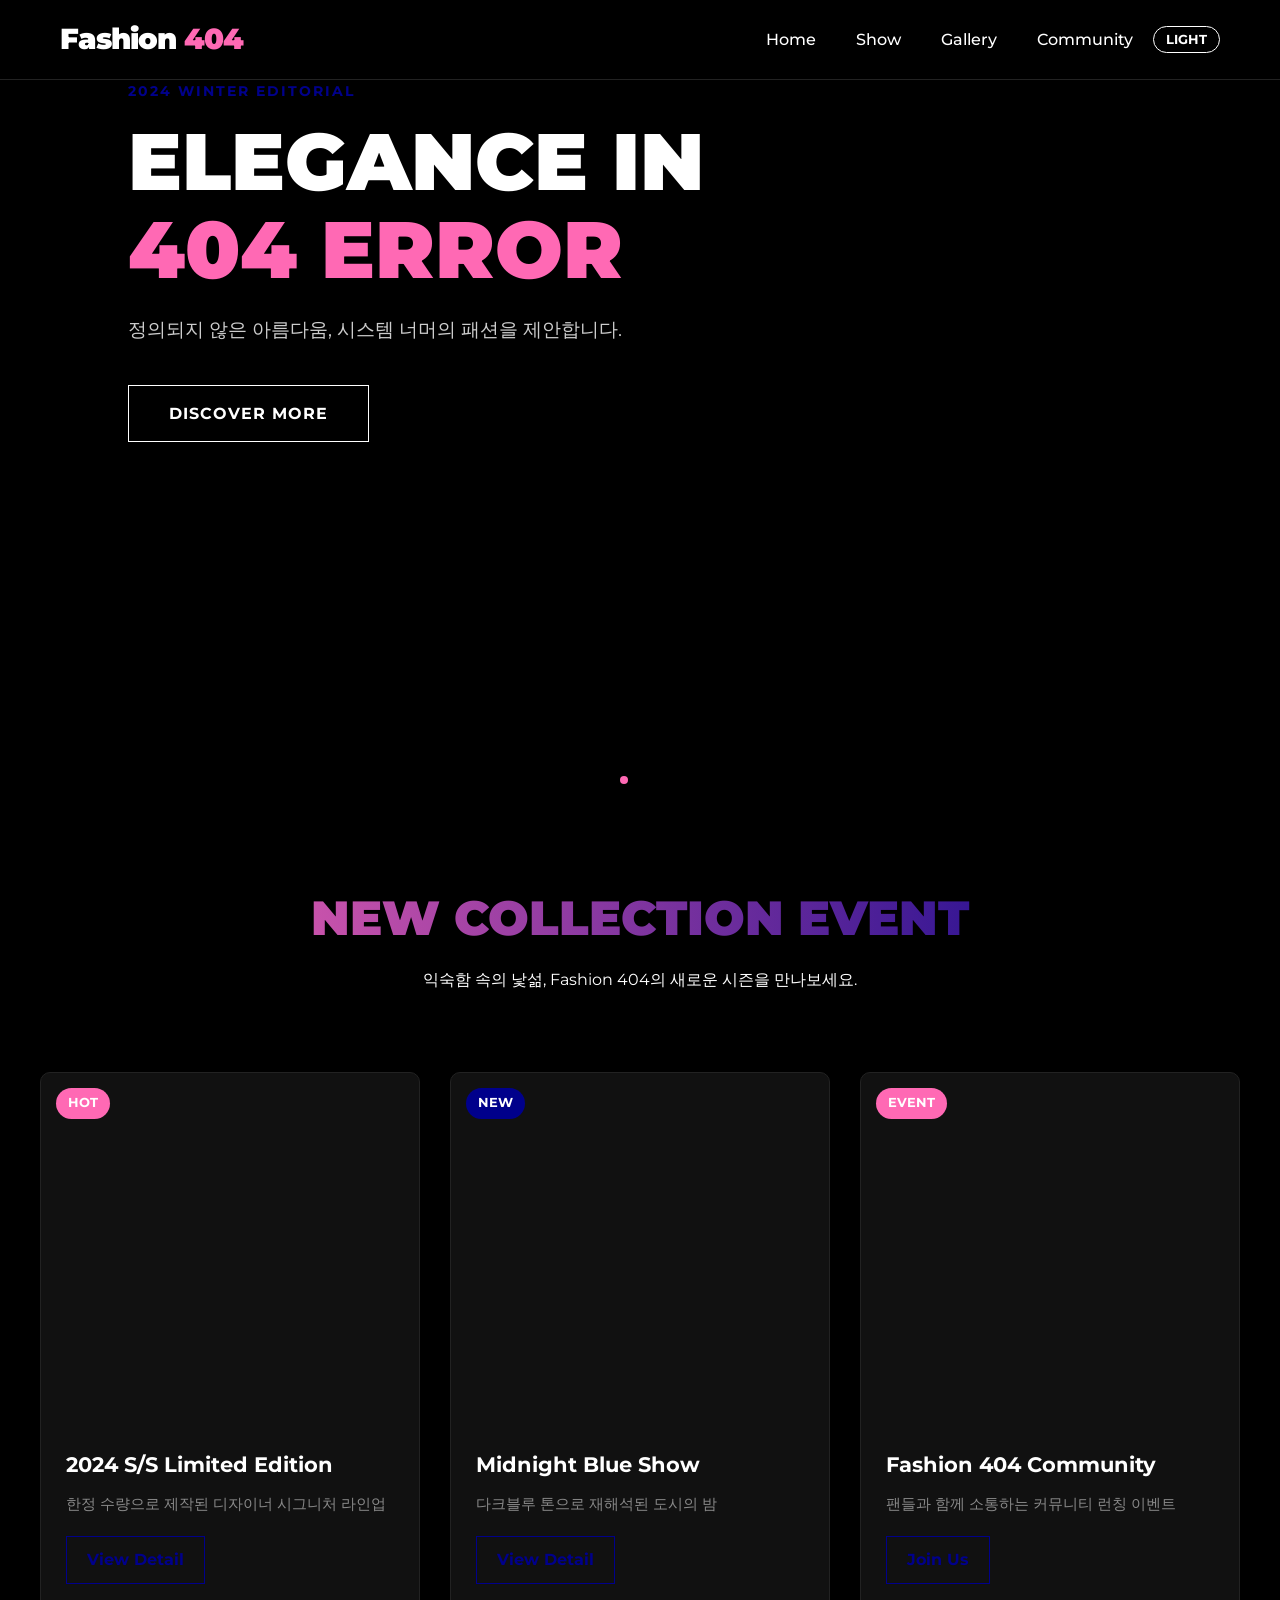
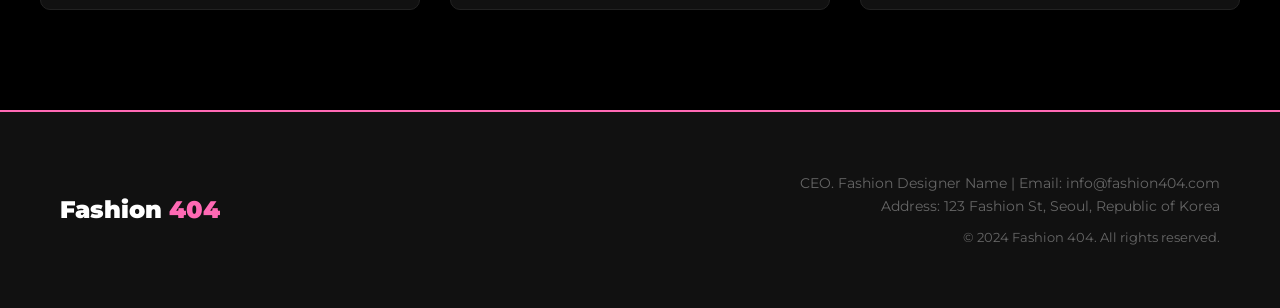
<file: index.html>
<!DOCTYPE html>
<html lang="ko">
<head>
    <meta charset="UTF-8">
    <meta name="viewport" content="width=device-width, initial-scale=1.0">
    <title>Fashion 404 | Designer Collection</title>
        <link rel="stylesheet" href="style.css">
    <!-- Swiper CSS -->
    <link rel="stylesheet" href="https://cdn.jsdelivr.net/npm/swiper@11/swiper-bundle.min.css" />
    <!-- 구글 폰트 적용 (Montserrat) -->

    <link href="https://fonts.googleapis.com/css2?family=Montserrat:wght@400;700;900&display=swap" rel="stylesheet">
</head>
<body>

    <!-- 1. 상단영역 -->
    <header>
        <div class="container header-inner">
            <h1 class="logo">Fashion <span>404</span></h1>
                        <nav style="display: flex; align-items: center;">
                <ul class="nav-menu">
                    <li><a href="#home">Home</a></li>
                    <li><a href="#show">Show</a></li>
                    <li><a href="#gallery">Gallery</a></li>
                    <li><a href="#community">Community</a></li>
                </ul>
                <button id="theme-toggle" class="theme-toggle" aria-label="Toggle Dark/Light Mode">
                    <span class="mode-text">LIGHT</span>
                </button>
            </nav>

        </div>
    </header>

        <!-- 2. 메인영역 -->
    <main>
        <!-- 메인 배너 슬라이더 -->
        <section class="main-banner swiper">
            <div class="swiper-wrapper">
                <div class="swiper-slide" style="background-image: linear-gradient(rgba(0,0,0,0.3), rgba(0,0,0,0.3)), url('https://picsum.photos/id/445/1920/1080');">
                    <div class="banner-content">
                        <span class="category blue">2024 WINTER EDITORIAL</span>
                        <h2>ELEGANCE IN <br><span>404 ERROR</span></h2>
                        <p>정의되지 않은 아름다움, 시스템 너머의 패션을 제안합니다.</p>
                        <a href="#" class="btn-shop">DISCOVER MORE</a>
                    </div>
                </div>
                <div class="swiper-slide" style="background-image: linear-gradient(rgba(0,0,0,0.3), rgba(0,0,0,0.3)), url('https://picsum.photos/id/625/1920/1080');">
                    <div class="banner-content">
                        <span class="category pink">NEW ARRIVAL</span>
                        <h2>NEON <br><span>PULSE</span></h2>
                        <p>어둠 속에서 더욱 빛나는 핫핑크의 강렬한 에너지.</p>
                        <a href="#" class="btn-shop">VIEW COLLECTION</a>
                    </div>
                </div>
                <div class="swiper-slide" style="background-image: linear-gradient(rgba(0,0,0,0.3), rgba(0,0,0,0.3)), url('https://picsum.photos/id/658/1920/1080');">
                    <div class="banner-content">
                        <span class="category blue">EXCLUSIVE</span>
                        <h2>URBAN <br><span>REDEFINED</span></h2>
                        <p>도심의 소음을 실루엣으로 승화시킨 다크블루 시리즈.</p>
                        <a href="#" class="btn-shop">GET TICKETS</a>
                    </div>
                </div>
            </div>
            <!-- 페이지네이션 -->
            <div class="swiper-pagination"></div>
        </section>

        <section class="hero">

            <div class="container">
                <h2>NEW COLLECTION EVENT</h2>
                <p>익숙함 속의 낯섦, Fashion 404의 새로운 시즌을 만나보세요.</p>
            </div>
        </section>

        <section class="event-section container">
            <div class="card-grid">
                <!-- 카드 1 -->
                <div class="card">
                    <div class="card-img" style="background-image: url('https://picsum.photos/id/157/800/1000');">
                        <div class="badge pink">HOT</div>
                    </div>
                    <div class="card-content">
                        <h3>2024 S/S Limited Edition</h3>
                        <p>한정 수량으로 제작된 디자이너 시그니처 라인업</p>
                        <a href="#" class="btn-more">View Detail</a>
                    </div>
                </div>
                <!-- 카드 2 -->
                <div class="card">
                    <div class="card-img" style="background-image: url('https://picsum.photos/id/158/800/1000');">
                        <div class="badge blue">NEW</div>
                    </div>
                    <div class="card-content">
                        <h3>Midnight Blue Show</h3>
                        <p>다크블루 톤으로 재해석된 도시의 밤</p>
                        <a href="#" class="btn-more">View Detail</a>
                    </div>
                </div>
                <!-- 카드 3 -->
                <div class="card">
                    <div class="card-img" style="background-image: url('https://picsum.photos/id/454/800/1000');">
                        <div class="badge pink">EVENT</div>
                    </div>
                    <div class="card-content">
                        <h3>Fashion 404 Community</h3>
                        <p>팬들과 함께 소통하는 커뮤니티 런칭 이벤트</p>
                        <a href="#" class="btn-more">Join Us</a>
                    </div>
                </div>
            </div>
        </section>
    </main>

    <!-- 3. 하단영역 -->
    <footer>
        <div class="container footer-inner">
            <div class="footer-logo">Fashion <span>404</span></div>
            <div class="footer-info">
                <p>CEO. Fashion Designer Name | Email: info@fashion404.com</p>
                <p>Address: 123 Fashion St, Seoul, Republic of Korea</p>
                <p class="copyright">&copy; 2024 Fashion 404. All rights reserved.</p>
            </div>
        </div>
    </footer>

        <!-- Swiper JS -->
    <script src="https://cdn.jsdelivr.net/npm/swiper@11/swiper-bundle.min.js"></script>
    <script>
        // 다크모드/라이트모드 토글 기능
        const themeToggle = document.getElementById('theme-toggle');
        const modeText = themeToggle.querySelector('.mode-text');
        const body = document.body;

        // 로컬 스토리지에서 이전 설정 불러오기
        const currentTheme = localStorage.getItem('theme');
        if (currentTheme === 'light') {
            body.classList.add('light-mode');
            modeText.textContent = 'DARK';
        }

        themeToggle.addEventListener('click', () => {
            body.classList.toggle('light-mode');
            
            let theme = 'dark';
            if (body.classList.contains('light-mode')) {
                theme = 'light';
                modeText.textContent = 'DARK';
            } else {
                modeText.textContent = 'LIGHT';
            }
            // 사용자 설정 저장
            localStorage.setItem('theme', theme);
        });

        const swiper = new Swiper('.main-banner', {

            loop: true,
            speed: 1000,
            autoplay: {
                delay: 3000,
                disableOnInteraction: true, // 사용자 조작 시 멈춤
            },
            pagination: {
                el: '.swiper-pagination',
                clickable: true,
            },
            on: {
                // 사용자가 터치/스와이프를 끝냈을 때 실행
                touchEnd: function() {
                    const self = this;
                    // 5초 후 다시 자동재생 시작 (이미 실행 중이지 않을 때만)
                    setTimeout(() => {
                        if (!self.autoplay.running) {
                            self.autoplay.start();
                        }
                    }, 5000);
                }
            }
        });
    </script>
</body>

</html>
</file>
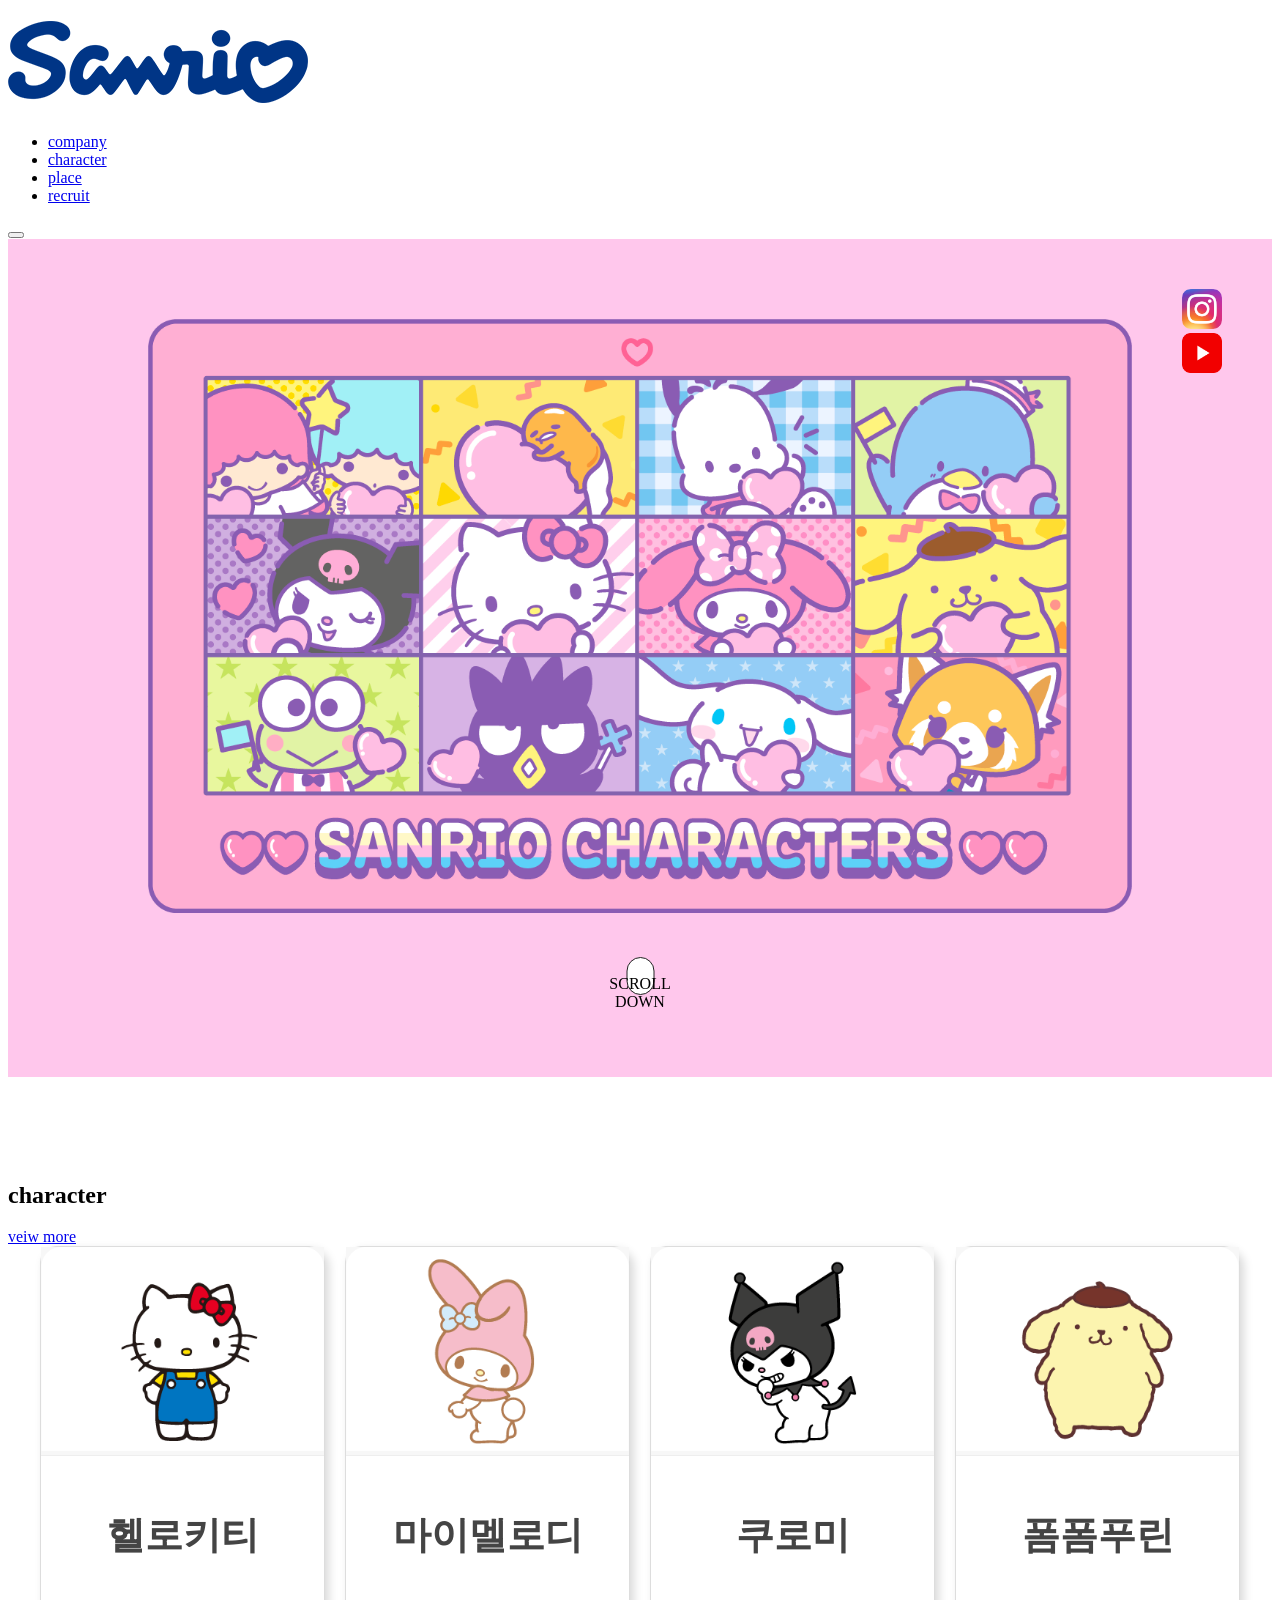
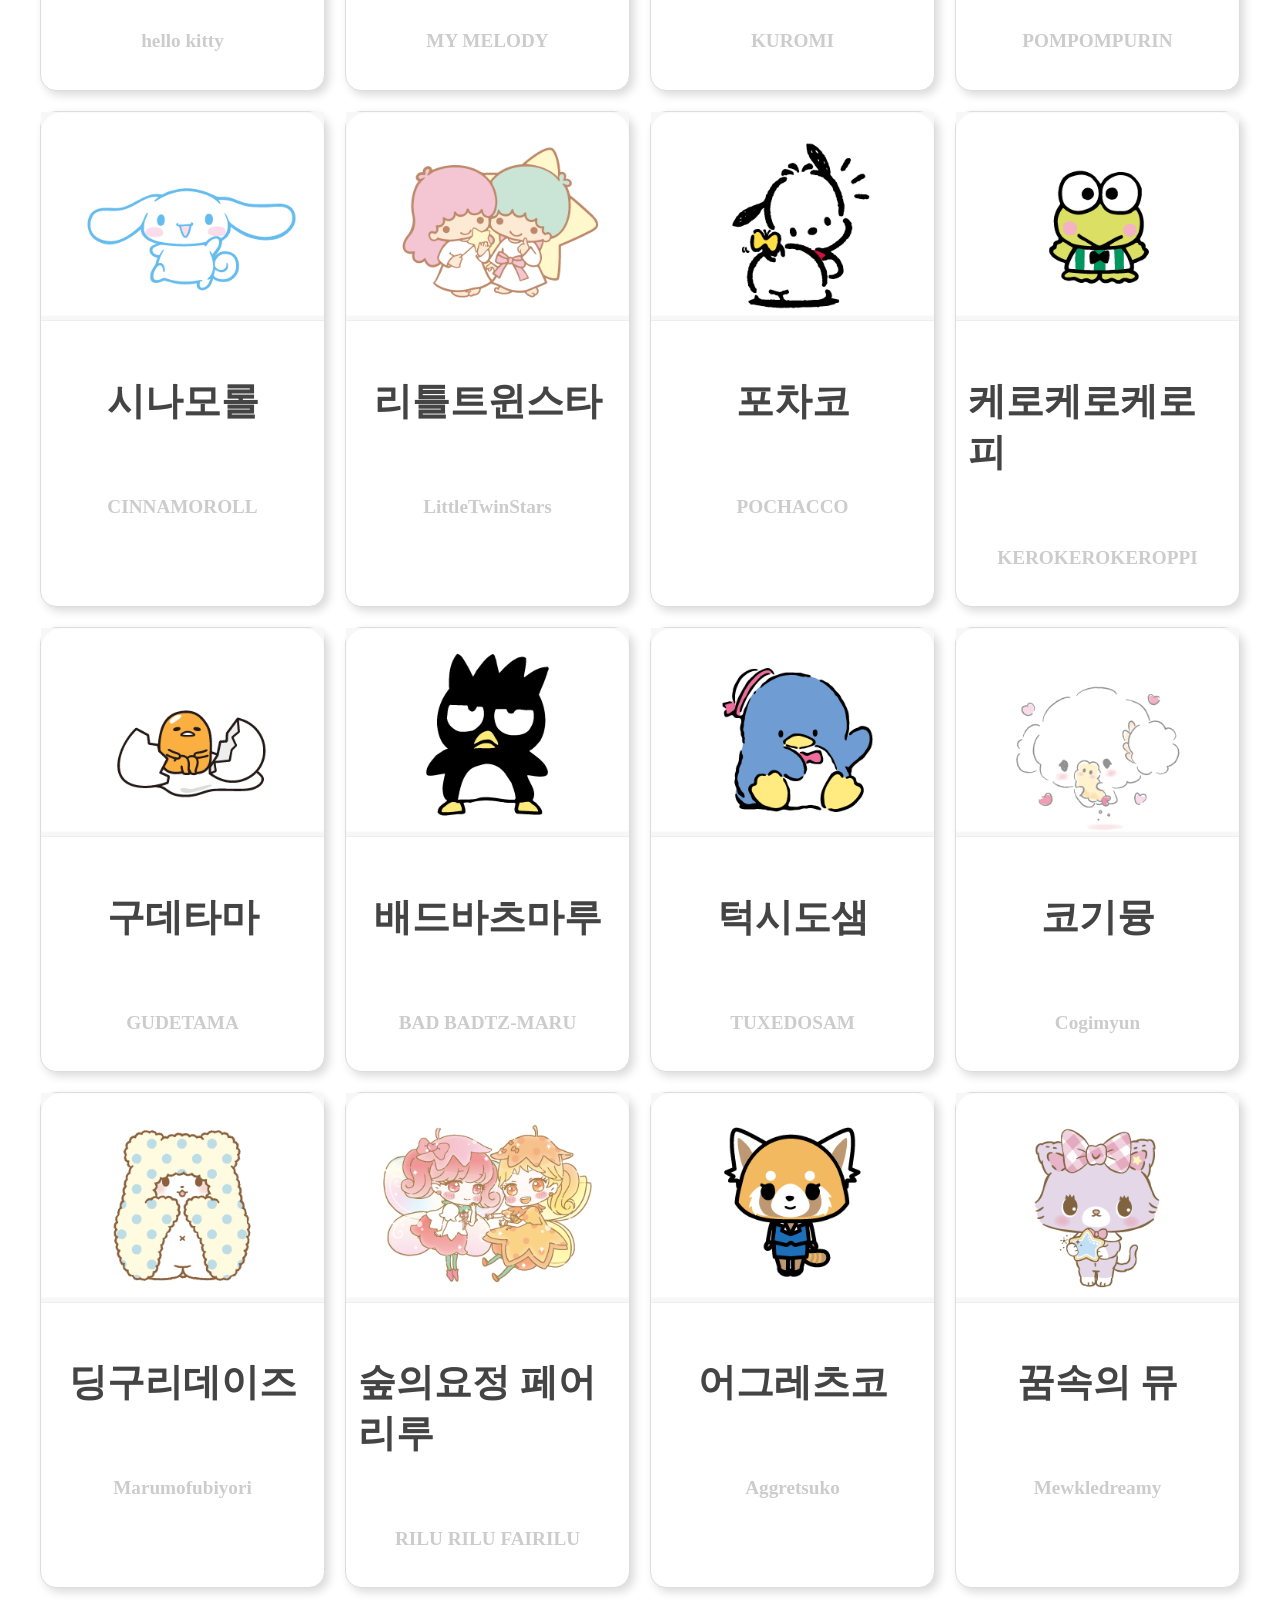
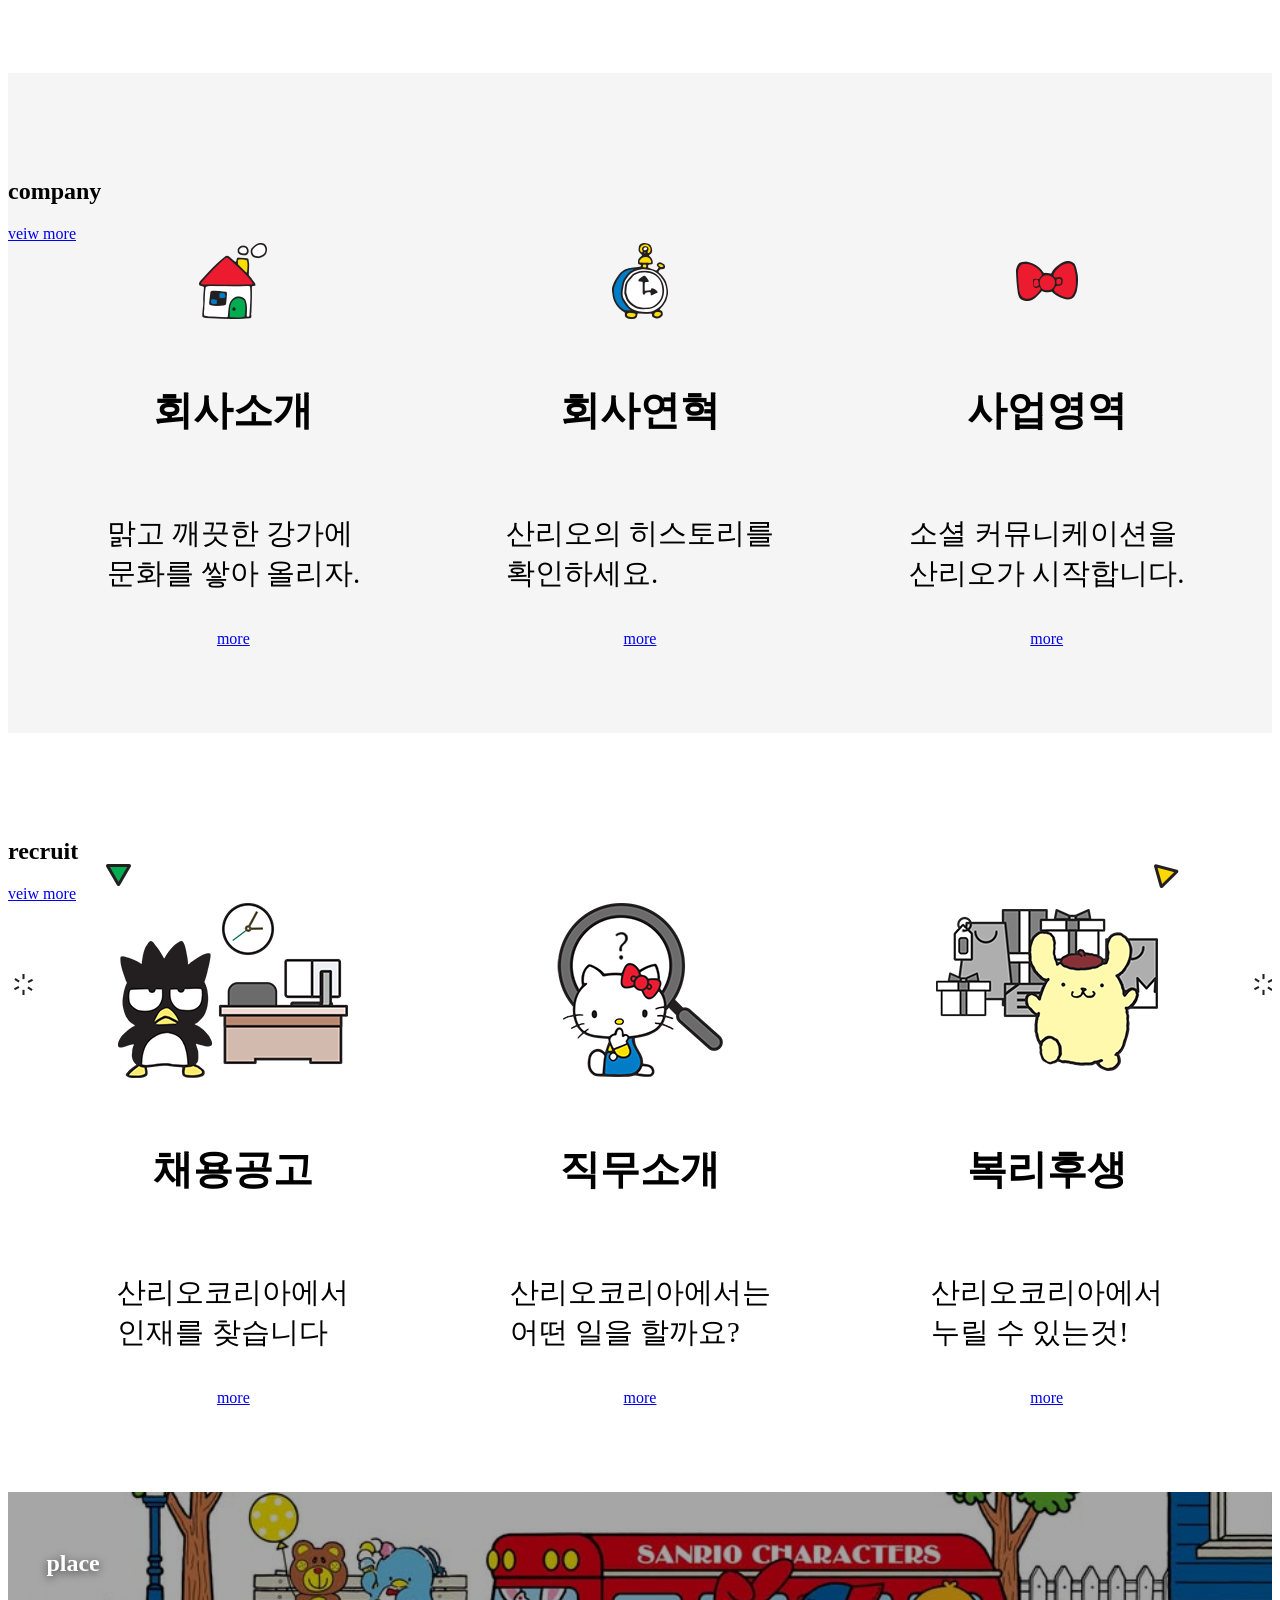
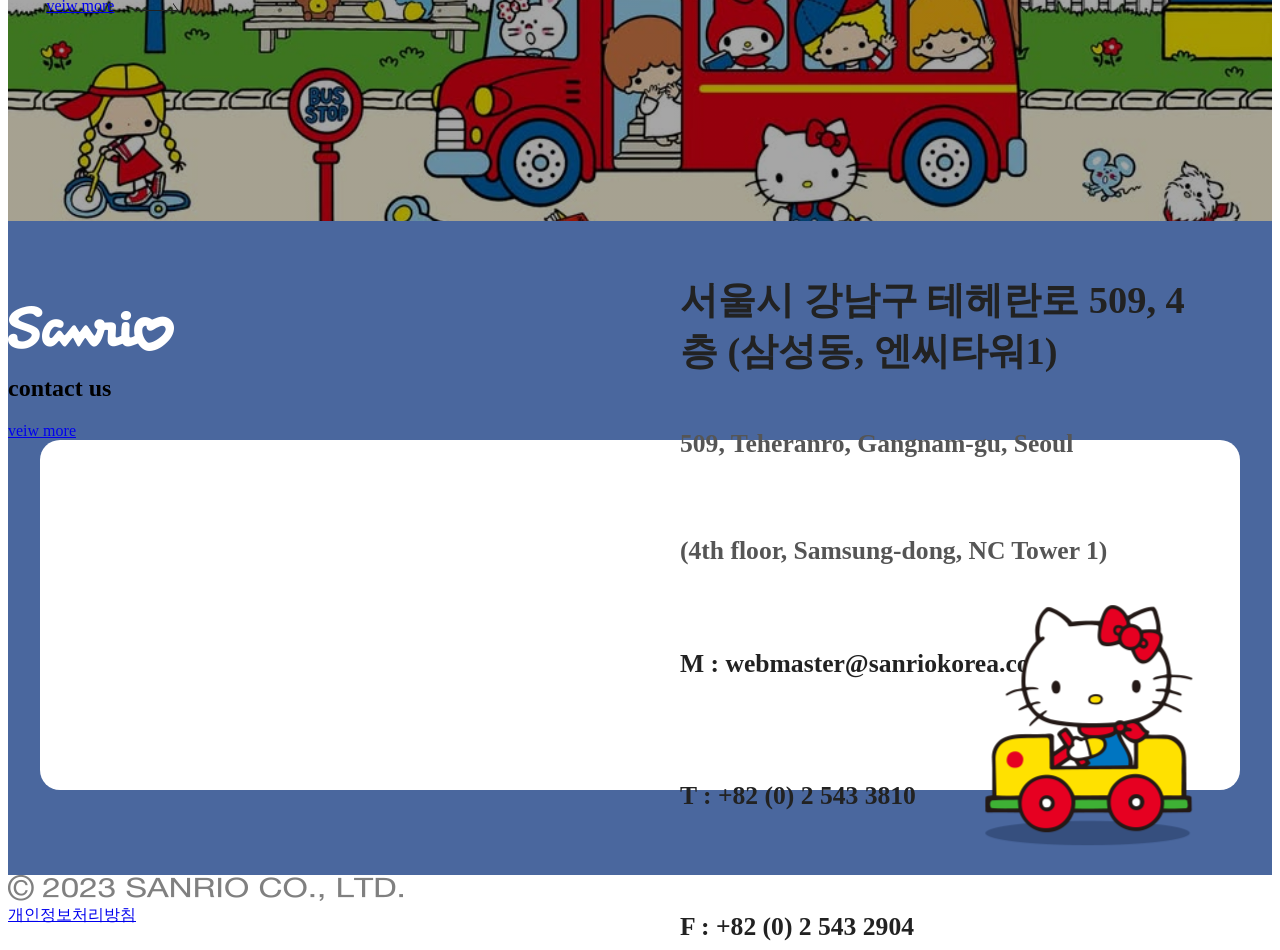
<file: 산리오 코리아/index.html>
<!doctype html>
<html>
  <head>
    <title>산리오 코리아 야호</title>
    <meta charset="UTF-8" />
    <!-- 미디어쿼리를 위한 뷰포트 필수!!!
     줄임말 meta:vp -->
    <meta name="viewport" content="width=device-width, initial-scale=1.0" />
    <!-- 외부 스타일시트: 적용 순서가 중요하다! reset → common → main -->
    <!-- <link rel="stylesheet" href="./css/reset.css" />
    <link rel="stylesheet" href="./css/common.css" /> -->
    <!-- link로 불러오던 reset, common css를 main에서 import함 -->
    <link rel="stylesheet" href="./css/main.css" /> 
     <!-- 외부 자바스크립트 :
      common.js(공통) -> main.js(메인 전용) 순서 -->
    <script src="./js/common.js" defer></script>
    <script src="./js/main.js" defer></script>
    <!-- ((중요)) defer 속성을 써서 html이 모두 로딩후 실행함!!
     이것을 안할경우 JS  파일내에 'DOMContentloaded
     이벤트 구역을 설정하여 html 로딩후 실행을 할 수 있다' -->
  </head>
  <body>
    <!-- 1. 상단영역 -->
    <header class="top-area">
      <!-- 상단영역 내용 -->
      <div class="top-inner">
        <!-- 로고이미지박스 (왼쪽 끝) -->
        <h1 class="logo-box">
          <img src="./images/logo_2023.png" alt="산리오코리아 로고" />
        </h1>
        <!-- 메뉴리스트 (오른쪽 끝) -->
        <nav>
          <ul class="menu-list">
            <li><a href="#company">company</a></li>
            <li><a href="#character">character</a></li>
            <li><a href="#place">place</a></li>
            <li><a href="#recruit">recruit</a></li>
          </ul>
        </nav>
        <!-- 햄버거 버튼 (1199px 이하에서만 표시) -->
        <button
          type="button"
          class="menu-btn"
          aria-label="메뉴 열기"
          aria-expanded="false"
        >
          <span></span><span></span><span></span>
        </button>
      </div>
    </header>
    <!-- 2. 메인영역 -->
    <main class="main-area">
      <!-- 2-1. 배너영역 -->
      <section class="banner-area">
        <!-- 배너영역 내용 -->
        <div class="center-banner">
          <img
            src="./images/main_visual_pc_v1.png"
            alt="메인 비주얼"
            class="main-visual-img main-visual-pc"
          />
          <img
            src="./images/main_visual_m_v1.png"
            alt="메인 비주얼"
            class="main-visual-img main-visual-m"
          />
        </div>

        <!-- SNS이동버튼박스 -->
        <div class="sns">
          <a href="https://www.instagram.com/sanrio_kr/" target="_blank"
            ><img src="./images/i_ins_pc_v3.png" alt="instargram"
          /></a>
          <a
            href="https://www.youtube.com/c/sanriokorea/featured"
            target="_blank"
            ><img src="./images/i_you_pc_v3.png" alt="youtube"
          /></a>
        </div>
        <!-- 스크롤 유도 애니박스 -->
        <div class="scroll_btn">
          <span class="mouse"><span></span></span>
          <p>scroll down</p>
        </div>
      </section>
      <!-- 2-2. 캐릭터영역 -->
      <section class="character-area">
        <!-- 캐릭터영역 내용 -->
        <!-- 타이틀박스 -->
        <div class="tit-box">
          <h2 class="part-tit">character</h2>
          <div class="btn-box">
            <a href="#" class="btn-view">veiw more</a>
          </div>
        </div>
        <!-- 캐릭터카드 박스 -->
        <div class="character-card-box">
          <div class="character-card">
            <div class="card-imgs">
              <img src="./images/new_main_crt1.png" alt="헬로키티" />
              <img src="./images/new_main_crt1_ov.png" alt="헬로키티" />
            </div>
            <div class="card-desc">
              <h3>헬로키티</h3>
              <h4>hello kitty</h4>
            </div>
          </div>
          <div class="character-card">
            <div class="card-imgs">
              <img src="./images/new_main_crt2.png" alt="마이멜로디" />
              <img src="./images/new_main_crt2_ov.png" alt="마이멜로디" />
            </div>
            <div class="card-desc">
              <h3>마이멜로디</h3>
              <h4>MY MELODY</h4>
            </div>
          </div>
          <div class="character-card">
            <div class="card-imgs">
              <img src="./images/new_main_crt3.png" alt="쿠로미" />
              <img src="./images/new_main_crt3_ov.png" alt="쿠로미" />
            </div>
            <div class="card-desc">
              <h3>쿠로미</h3>
              <h4>KUROMI</h4>
            </div>
          </div>
          <div class="character-card">
            <div class="card-imgs">
              <img src="./images/new_main_crt4.png" alt="폼폼푸린" />
              <img src="./images/new_main_crt4_ov.png" alt="폼폼푸린" />
            </div>
            <div class="card-desc">
              <h3>폼폼푸린</h3>
              <h4>POMPOMPURIN</h4>
            </div>
          </div>
          <div class="character-card">
            <div class="card-imgs">
              <img src="./images/new_main_crt5.png" alt="시나모롤" />
              <img src="./images/new_main_crt5_ov.png" alt="시나모롤" />
            </div>
            <div class="card-desc">
              <h3>시나모롤</h3>
              <h4>CINNAMOROLL</h4>
            </div>
          </div>
          <div class="character-card">
            <div class="card-imgs">
              <img src="./images/new_main_crt6.png" alt="리틀트윈스타" />
              <img src="./images/new_main_crt6_ov.png" alt="리틀트윈스타" />
            </div>
            <div class="card-desc">
              <h3>리틀트윈스타</h3>
              <h4>LittleTwinStars</h4>
            </div>
          </div>
          <div class="character-card">
            <div class="card-imgs">
              <img src="./images/new_main_crt7.png" alt="포차코" />
              <img src="./images/new_main_crt7_ov.png" alt="포차코" />
            </div>
            <div class="card-desc">
              <h3>포차코</h3>
              <h4>POCHACCO</h4>
            </div>
          </div>
          <div class="character-card">
            <div class="card-imgs">
              <img src="./images/new_main_crt8.png" alt="케로케로케로피" />
              <img src="./images/new_main_crt8_ov.png" alt="케로케로케로피" />
            </div>
            <div class="card-desc">
              <h3>케로케로케로피</h3>
              <h4>KEROKEROKEROPPI</h4>
            </div>
          </div>
          <div class="character-card">
            <div class="card-imgs">
              <img src="./images/new_main_crt9.png" alt="구데타마" />
              <img src="./images/new_main_crt9_ov.png" alt="구데타마" />
            </div>
            <div class="card-desc">
              <h3>구데타마</h3>
              <h4>GUDETAMA</h4>
            </div>
          </div>
          <div class="character-card">
            <div class="card-imgs">
              <img src="./images/new_main_crt10.png" alt="배드바츠마루" />
              <img src="./images/new_main_crt10_ov.png" alt="배드바츠마루" />
            </div>
            <div class="card-desc">
              <h3>배드바츠마루</h3>
              <h4>BAD BADTZ-MARU</h4>
            </div>
          </div>
          <div class="character-card">
            <div class="card-imgs">
              <img src="./images/new_main_crt11.png" alt="턱시도샘" />
              <img src="./images/new_main_crt11_ov.png" alt="턱시도샘" />
            </div>
            <div class="card-desc">
              <h3>턱시도샘</h3>
              <h4>TUXEDOSAM</h4>
            </div>
          </div>
          <div class="character-card">
            <div class="card-imgs">
              <img src="./images/new_main_crt12.png" alt="코기뮹" />
              <img src="./images/new_main_crt12_ov.png" alt="코기뮹" />
            </div>
            <div class="card-desc">
              <h3>코기뮹</h3>
              <h4>Cogimyun</h4>
            </div>
          </div>
          <div class="character-card">
            <div class="card-imgs">
              <img src="./images/new_main_crt13.png" alt="딩구리데이즈" />
              <img src="./images/new_main_crt13_ov.png" alt="딩구리데이즈" />
            </div>
            <div class="card-desc">
              <h3>딩구리데이즈</h3>
              <h4>Marumofubiyori</h4>
            </div>
          </div>
          <div class="character-card">
            <div class="card-imgs">
              <img src="./images/new_main_crt14.png" alt="숲의요정 페어리루" />
              <img
                src="./images/new_main_crt14_ov.png"
                alt="숲의요정 페어리루"
              />
            </div>
            <div class="card-desc">
              <h3>숲의요정 페어리루</h3>
              <h4>RILU RILU FAIRILU</h4>
            </div>
          </div>
          <div class="character-card">
            <div class="card-imgs">
              <img src="./images/new_main_crt15.png" alt="어그레츠코" />
              <img src="./images/new_main_crt15_ov.png" alt="어그레츠코" />
            </div>
            <div class="card-desc">
              <h3>어그레츠코</h3>
              <h4>Aggretsuko</h4>
            </div>
          </div>
          <div class="character-card">
            <div class="card-imgs">
              <img src="./images/new_main_crt16.png" alt="꿈속의 뮤" />
              <img src="./images/new_main_crt16_ov.png" alt="꿈속의 뮤" />
            </div>
            <div class="card-desc">
              <h3>꿈속의 뮤</h3>
              <h4>Mewkledreamy</h4>
            </div>
          </div>
        </div>
      </section>
      <!-- 2-3. 컴퍼니영역 -->
      <section class="company-area">
        <!-- 컴퍼니영역 내용 -->
        <!-- 타이틀박스 -->
        <div class="tit-box">
          <h2 class="part-tit">company</h2>
          <div class="btn-box off">
            <a href="#" class="btn-view">veiw more</a>
          </div>
        </div>
        <!-- 카드섹션파트 묶음 -->
        <div class="card-part-box">
          <figure class="card-part">
            <!-- 이미지박스 -->
            <div class="img-box">
              <img src="./images/ico_company1.png" alt="회사아이콘" />
            </div>
            <!-- 타이틀 -->
            <h3 class="card-title">회사소개</h3>
            <!-- 내용 -->
            <p class="card-desc">
              <span>맑고 깨끗한 강가에</span>
              <span>문화를 쌓아 올리자.</span>
            </p>
            <!-- 버튼박스 -->
            <div class="btn-box simple">
              <a href="#" class="btn-view">more</a>
            </div>
          </figure>
          <figure class="card-part">
            <!-- 이미지박스 -->
            <div class="img-box">
              <img src="./images/ico_company3.png" alt="회사아이콘" />
            </div>
            <!-- 타이틀 -->
            <h3 class="card-title">회사연혁</h3>
            <!-- 내용 -->
            <p class="card-desc">
              <span>산리오의 히스토리를</span>
              <span>확인하세요.</span>
            </p>
            <!-- 버튼박스 -->
            <div class="btn-box simple">
              <a href="#" class="btn-view">more</a>
            </div>
          </figure>
          <figure class="card-part">
            <!-- 이미지박스 -->
            <div class="img-box">
              <img src="./images/ico_company4.png" alt="회사아이콘" />
            </div>
            <!-- 타이틀 -->
            <h3 class="card-title">사업영역</h3>
            <!-- 내용 -->
            <p class="card-desc">
              <span>소셜 커뮤니케이션을</span>
              <span>산리오가 시작합니다.</span>
            </p>
            <!-- 버튼박스 -->
            <div class="btn-box simple">
              <a href="#" class="btn-view">more</a>
            </div>
          </figure>
        </div>
      </section>
      <!-- 2-4. 리쿠르트영역 -->
      <section class="recruit-area">
        <!-- 리쿠르트영역 내용 -->
        <!-- 타이틀박스 -->
        <div class="tit-box">
          <h2 class="part-tit">recruit</h2>
          <div class="btn-box off">
            <a href="#" class="btn-view">veiw more</a>
          </div>
        </div>
        <!-- 카드섹션파트 묶음 -->
        <div class="card-part-box">
          <figure class="card-part">
            <!-- 이미지박스 -->
            <div class="img-box">
              <img src="./images/ico_recruit1.png" alt="채용아이콘" />
            </div>
            <!-- 타이틀 -->
            <h3 class="card-title">채용공고</h3>
            <!-- 내용 -->
            <p class="card-desc">
              <span>산리오코리아에서</span>
              <span>인재를 찾습니다</span>
            </p>
            <!-- 버튼박스 -->
            <div class="btn-box simple">
              <a href="#" class="btn-view">more</a>
            </div>
          </figure>
          <figure class="card-part">
            <!-- 이미지박스 -->
            <div class="img-box">
              <img src="./images/ico_recruit2.png" alt="채용아이콘" />
            </div>
            <!-- 타이틀 -->
            <h3 class="card-title">직무소개</h3>
            <!-- 내용 -->
            <p class="card-desc">
              <span>산리오코리아에서는</span>
              <span>어떤 일을 할까요?</span>
            </p>
            <!-- 버튼박스 -->
            <div class="btn-box simple">
              <a href="#" class="btn-view">more</a>
            </div>
          </figure>
          <figure class="card-part">
            <!-- 이미지박스 -->
            <div class="img-box">
              <img src="./images/ico_recruit3.png" alt="채용아이콘" />
            </div>
            <!-- 타이틀 -->
            <h3 class="card-title">복리후생</h3>
            <!-- 내용 -->
            <p class="card-desc">
              <span>산리오코리아에서</span>
              <span>누릴 수 있는것!</span>
            </p>
            <!-- 버튼박스 -->
            <div class="btn-box simple">
              <a href="#" class="btn-view">more</a>
            </div>
          </figure>
        </div>
      </section>
      <!-- 2-5. 플레이스영역 -->
      <section class="place-area">
        <!-- 플레이스영역 내용 -->
        <!-- 슬라이드 배경 : 같은 크기 박스 3개를 flex로 나란히 배치 -->
        <div class="place-slider" aria-hidden="true">
          <div class="place-track">
            <div class="place-slide slide1"></div>
            <div class="place-slide slide2"></div>
            <div class="place-slide slide3"></div>
          </div>
        </div>
        <!-- 타이틀박스 (슬라이드보다 위) -->
        <div class="tit-box">
          <h2 class="part-tit">place</h2>
          <div class="btn-box">
            <a href="#" class="btn-view">veiw more</a>
          </div>
        </div>
      </section>
      <!-- 2-6. 컨텍어스영역 -->
      <section class="contactus-area">
        <!-- 컨텍어스영역 내용 -->
        <!-- 타이틀박스 -->
        <div class="tit-box white">
          <div class="logo-box">
            <img src="./images/logo_w.png" alt="화이트로고" />
          </div>
          <h2 class="part-tit">contact us</h2>
          <div class="btn-box">
            <a href="#" class="btn-view">veiw more</a>
          </div>
        </div>
        <!-- 컨택트 박스 : 왼쪽 지도 / 오른쪽 회사정보 -->
        <div class="contact-box">
          <div class="map-box">
            <iframe
              src="https://maps.google.com/maps?q=%EC%84%9C%EC%9A%B8%EC%8B%9C%20%EA%B0%95%EB%82%A8%EA%B5%AC%20%ED%85%8C%ED%97%A4%EB%9E%80%EB%A1%9C%20509&hl=ko&z=17&output=embed"
              title="산리오코리아 위치"
              loading="lazy"
              referrerpolicy="no-referrer-when-downgrade"
              allowfullscreen
            ></iframe>
          </div>
          <div class="info-box">
            <h3>서울시 강남구 테헤란로 509, 4층 (삼성동, 엔씨타워1)</h3>
            <h4>509, Teheranro, Gangnam-gu, Seoul</h4>
            <h4>(4th floor, Samsung-dong, NC Tower 1)</h4>
            <h5>M : webmaster@sanriokorea.co.kr</h5>
            <h5>T : +82 (0) 2 543 3810</h5>
            <h5>F : +82 (0) 2 543 2904</h5>
            <!-- 키티이미지 -->
            <img
              id="kitty-car"
              src="./images/contact_img.png"
              alt="키티자동차"
            />
          </div>
        </div>
      </section>
    </main>
    <!-- 3. 하단영역 -->
    <footer class="bottom-area">
      <!-- 하단영역 내용 -->
      <div class="bottom-inner">
        <!-- 카피라잇 이미지 -->
        <img src="./images/copyright_2023_02_v2.png" alt="산리오카피라이트" />
        <!-- 개인정보버튼 -->
        <div class="btn-box simple">
          <a href="#" class="btn-view">개인정보처리방침</a>
        </div>
      </div>
    </footer>
    <!-- 자바스크립트: 공통 → 메인 순서로 불러온다 -->
   
  </body>
</html>
</file>
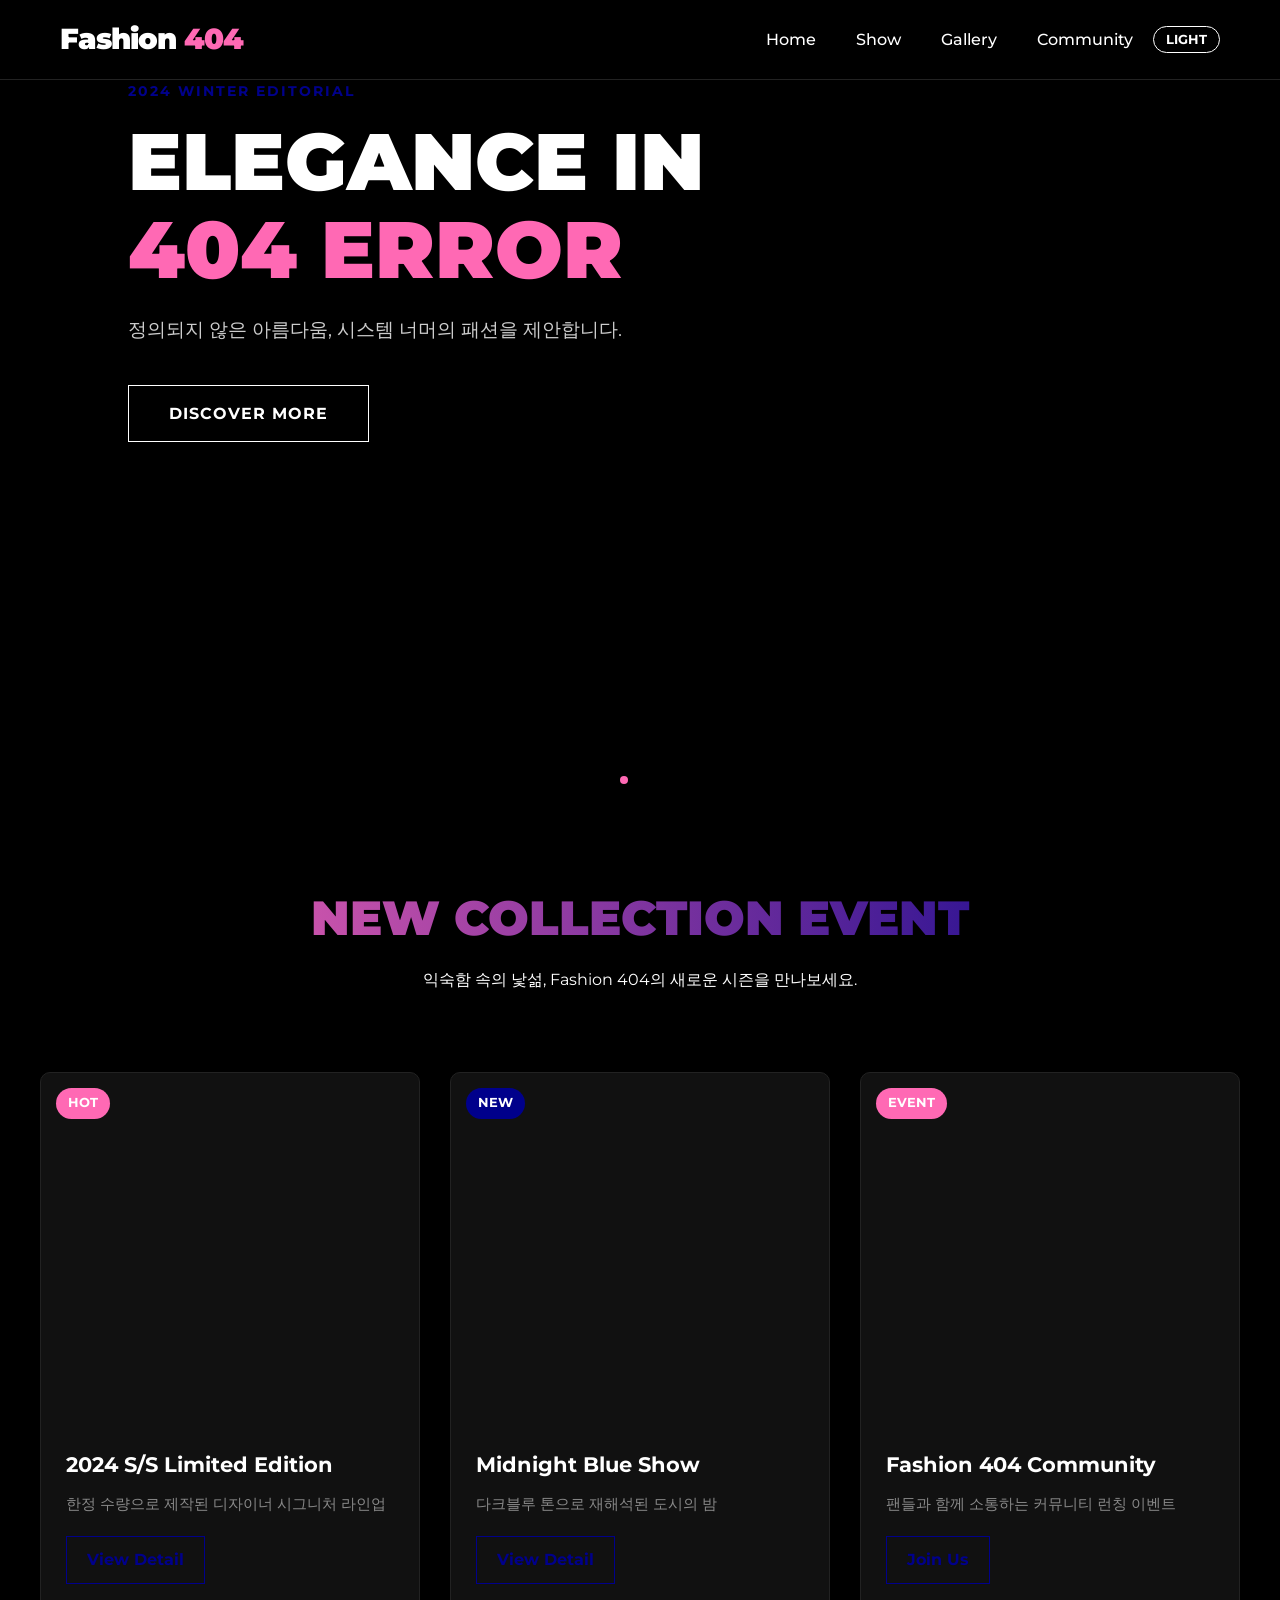
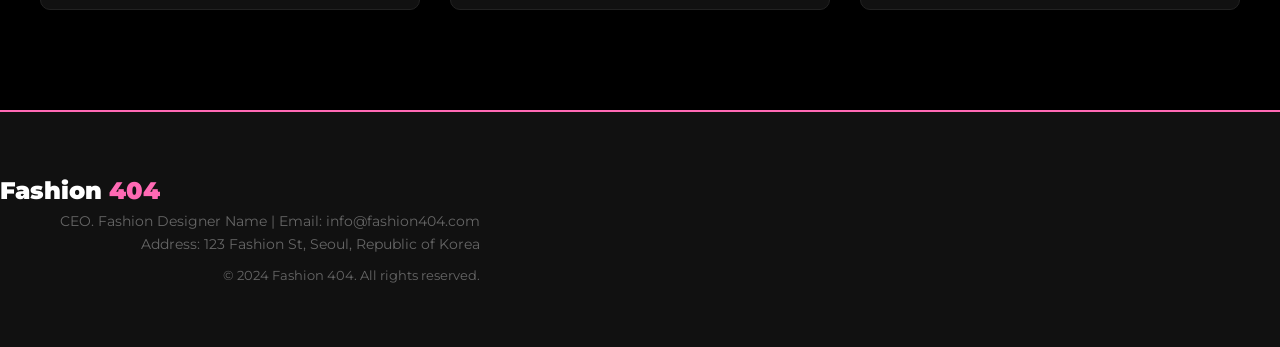
<file: state/테스트 코드/index.html>
<!DOCTYPE html>
<html lang="ko">
<head>
    <meta charset="UTF-8">
    <meta name="viewport" content="width=device-width, initial-scale=1.0">
    <title>Fashion 404 | Designer Collection</title>
        <link rel="stylesheet" href="style.css">
    <!-- Swiper CSS -->
    <link rel="stylesheet" href="https://cdn.jsdelivr.net/npm/swiper@11/swiper-bundle.min.css" />
    <!-- 구글 폰트 적용 (Montserrat) -->

    <link href="https://fonts.googleapis.com/css2?family=Montserrat:wght@400;700;900&display=swap" rel="stylesheet">
</head>
<body>

    <!-- 1. 상단영역 -->
    <header>
        <div class="container header-inner">
            <h1 class="logo">Fashion <span>404</span></h1>
                        <nav style="display: flex; align-items: center;">
                <ul class="nav-menu">
                    <li><a href="#home">Home</a></li>
                    <li><a href="#show">Show</a></li>
                    <li><a href="#gallery">Gallery</a></li>
                    <li><a href="#community">Community</a></li>
                </ul>
                <button id="theme-toggle" class="theme-toggle" aria-label="Toggle Dark/Light Mode">
                    <span class="mode-text">LIGHT</span>
                </button>
            </nav>

        </div>
    </header>

        <!-- 2. 메인영역 -->
    <main>
        <!-- 메인 배너 슬라이더 -->
        <section class="main-banner swiper">
            <div class="swiper-wrapper">
                <div class="swiper-slide" style="background-image: linear-gradient(rgba(0,0,0,0.3), rgba(0,0,0,0.3)), url('https://picsum.photos/id/445/1920/1080');">
                    <div class="banner-content">
                        <span class="category blue">2024 WINTER EDITORIAL</span>
                        <h2>ELEGANCE IN <br><span>404 ERROR</span></h2>
                        <p>정의되지 않은 아름다움, 시스템 너머의 패션을 제안합니다.</p>
                        <a href="#" class="btn-shop">DISCOVER MORE</a>
                    </div>
                </div>
                <div class="swiper-slide" style="background-image: linear-gradient(rgba(0,0,0,0.3), rgba(0,0,0,0.3)), url('https://picsum.photos/id/625/1920/1080');">
                    <div class="banner-content">
                        <span class="category pink">NEW ARRIVAL</span>
                        <h2>NEON <br><span>PULSE</span></h2>
                        <p>어둠 속에서 더욱 빛나는 핫핑크의 강렬한 에너지.</p>
                        <a href="#" class="btn-shop">VIEW COLLECTION</a>
                    </div>
                </div>
                <div class="swiper-slide" style="background-image: linear-gradient(rgba(0,0,0,0.3), rgba(0,0,0,0.3)), url('https://picsum.photos/id/658/1920/1080');">
                    <div class="banner-content">
                        <span class="category blue">EXCLUSIVE</span>
                        <h2>URBAN <br><span>REDEFINED</span></h2>
                        <p>도심의 소음을 실루엣으로 승화시킨 다크블루 시리즈.</p>
                        <a href="#" class="btn-shop">GET TICKETS</a>
                    </div>
                </div>
            </div>
            <!-- 페이지네이션 -->
            <div class="swiper-pagination"></div>
        </section>

        <section class="hero">

            <div class="container">
                <h2>NEW COLLECTION EVENT</h2>
                <p>익숙함 속의 낯섦, Fashion 404의 새로운 시즌을 만나보세요.</p>
            </div>
        </section>

        <section class="event-section container">
            <div class="card-grid">
                <!-- 카드 1 -->
                <div class="card">
                    <div class="card-img" style="background-image: url('https://picsum.photos/id/157/800/1000');">
                        <div class="badge pink">HOT</div>
                    </div>
                    <div class="card-content">
                        <h3>2024 S/S Limited Edition</h3>
                        <p>한정 수량으로 제작된 디자이너 시그니처 라인업</p>
                        <a href="#" class="btn-more">View Detail</a>
                    </div>
                </div>
                <!-- 카드 2 -->
                <div class="card">
                    <div class="card-img" style="background-image: url('https://picsum.photos/id/158/800/1000');">
                        <div class="badge blue">NEW</div>
                    </div>
                    <div class="card-content">
                        <h3>Midnight Blue Show</h3>
                        <p>다크블루 톤으로 재해석된 도시의 밤</p>
                        <a href="#" class="btn-more">View Detail</a>
                    </div>
                </div>
                <!-- 카드 3 -->
                <div class="card">
                    <div class="card-img" style="background-image: url('https://picsum.photos/id/454/800/1000');">
                        <div class="badge pink">EVENT</div>
                    </div>
                    <div class="card-content">
                        <h3>Fashion 404 Community</h3>
                        <p>팬들과 함께 소통하는 커뮤니티 런칭 이벤트</p>
                        <a href="#" class="btn-more">Join Us</a>
                    </div>
                </div>
            </div>
        </section>
    </main>

    <!-- 3. 하단영역 -->
    <footer>
        <div class="footer-logo">Fashion <span>404</span></div>
        <div class="container footer-inner">
            <div class="footer-info">
                <p>CEO. Fashion Designer Name | Email: info@fashion404.com</p>
                <p>Address: 123 Fashion St, Seoul, Republic of Korea</p>
                <p class="copyright">&copy; 2024 Fashion 404. All rights reserved.</p>
            </div>
        </div>
    </footer>

        <!-- Swiper JS -->
    <script src="https://cdn.jsdelivr.net/npm/swiper@11/swiper-bundle.min.js"></script>
    <script>
        // 다크모드/라이트모드 토글 기능
        const themeToggle = document.getElementById('theme-toggle');
        const modeText = themeToggle.querySelector('.mode-text');
        const body = document.body;

        // 로컬 스토리지에서 이전 설정 불러오기
        const currentTheme = localStorage.getItem('theme');
        if (currentTheme === 'light') {
            body.classList.add('light-mode');
            modeText.textContent = 'DARK';
        }

        themeToggle.addEventListener('click', () => {
            body.classList.toggle('light-mode');
            
            let theme = 'dark';
            if (body.classList.contains('light-mode')) {
                theme = 'light';
                modeText.textContent = 'DARK';
            } else {
                modeText.textContent = 'LIGHT';
            }
            // 사용자 설정 저장
            localStorage.setItem('theme', theme);
        });

        const swiper = new Swiper('.main-banner', {

            loop: true,
            speed: 1000,
            autoplay: {
                delay: 3000,
                disableOnInteraction: true, // 사용자 조작 시 멈춤
            },
            pagination: {
                el: '.swiper-pagination',
                clickable: true,
            },
            on: {
                // 사용자가 터치/스와이프를 끝냈을 때 실행
                touchEnd: function() {
                    const self = this;
                    // 5초 후 다시 자동재생 시작 (이미 실행 중이지 않을 때만)
                    setTimeout(() => {
                        if (!self.autoplay.running) {
                            self.autoplay.start();
                        }
                    }, 5000);
                }
            }
        });
    </script>
</body>

</html>
</file>
<file: style.css>
:root {
    --bg-color: #000000;
    --text-color: #ffffff;
    --header-bg: rgba(0, 0, 0, 0.95);
    --border-color: #222;
    --card-bg: #111;
    --card-text: #ccc;
    --footer-bg: #111;
    --btn-border: #fff;
    --btn-text: #fff;
    --btn-hover-bg: #fff;
    --btn-hover-text: #000;
}

body.light-mode {
    --bg-color: #ffffff;
    --text-color: #111111;
    --header-bg: rgba(255, 255, 255, 0.95);
    --border-color: #ddd;
    --card-bg: #f9f9f9;
    --card-text: #444;
    --footer-bg: #f1f1f1;
    --btn-border: #111;
    --btn-text: #111;
    --btn-hover-bg: #111;
    --btn-hover-text: #fff;
}

/* 기본 초기화 */
* {
    margin: 0;
    padding: 0;
    box-sizing: border-box;
}

body {
    font-family: 'Montserrat', sans-serif;
    background-color: var(--bg-color);
    color: var(--text-color);
    line-height: 1.6;
    transition: background-color 0.3s, color 0.3s;
}


ul { list-style: none; }
a { text-decoration: none; color: inherit; }

.container {
    max-width: 1200px;
    margin: 0 auto;
    padding: 0 20px;
}

/* 상단영역 */
header {
    height: 80px;
    background-color: var(--header-bg);
    border-bottom: 1px solid var(--border-color);
    position: sticky;
    top: 0;
    z-index: 1000;
}


.header-inner {
    display: flex;
    justify-content: space-between;
    align-items: center;
    height: 100%;
}

.logo {
    font-size: 1.8rem;
    font-weight: 900;
    letter-spacing: -1px;
}

.logo span {
    color: #ff69b4; /* Hotpink */
}

.nav-menu {
    display: flex;
    gap: 40px;
}

.nav-menu a {
    font-weight: 500;
    transition: 0.3s;
}

.nav-menu a:hover {
    color: #ff69b4;
}

/* 메인영역 */
.main-banner {
    width: 100%;
    height: 80vh; /* 화면 높이의 80% */
    background-color: #000;
}

.swiper-slide {
    background-size: cover;
    background-position: center;
    display: flex;
    align-items: center;
    padding-left: 10%;
}

.banner-content {
    max-width: 600px;
}

.banner-content .category {
    font-size: 0.9rem;
    font-weight: 700;
    letter-spacing: 2px;
    display: block;
    margin-bottom: 15px;
}

.banner-content .category.blue { color: #00008b; }
.banner-content .category.pink { color: #ff69b4; }

.banner-content h2 {
    font-size: 5rem;
    line-height: 1.1;
    font-weight: 900;
    margin-bottom: 20px;
}

.banner-content h2 span {
    color: #ff69b4;
}

.banner-content p {
    font-size: 1.2rem;
    color: var(--card-text);
    margin-bottom: 40px;
}

.btn-shop {
    display: inline-block;
    padding: 15px 40px;
    border: 1px solid var(--btn-border);
    color: var(--btn-text);
    font-weight: 700;
    letter-spacing: 1px;
    transition: 0.3s;
}

.btn-shop:hover {
    background-color: var(--btn-hover-bg);
    color: var(--btn-hover-text);
}


/* 스와이퍼 커스텀 */
.swiper-pagination-bullet {
    background: #fff;
    opacity: 0.5;
}

.swiper-pagination-bullet-active {
    background: #ff69b4 !important;
    opacity: 1;
}

.hero {

    padding: 80px 0 40px;
    text-align: center;
}

.hero h2 {
    font-size: 3rem;
    font-weight: 900;
    margin-bottom: 10px;
    background: linear-gradient(to right, #ff69b4, #00008b);
    -webkit-background-clip: text;
    -webkit-text-fill-color: transparent;
}

.event-section {
    padding: 40px 0 100px;
}

.card-grid {
    display: grid;
    grid-template-columns: repeat(3, 1fr); /* 3단 구성 */
    gap: 30px;
}

.card {
    background: var(--card-bg);
    border: 1px solid var(--border-color);
    border-radius: 10px;
    overflow: hidden;
    transition: transform 0.3s ease, border-color 0.3s;
}


.card:hover {
    transform: translateY(-10px);
    border-color: #ff69b4;
}

.card-img {
    height: 350px;
    background-size: cover;
    background-position: center;
    position: relative;
}

.badge {
    position: absolute;
    top: 15px;
    left: 15px;
    padding: 5px 12px;
    font-size: 0.8rem;
    font-weight: bold;
    border-radius: 20px;
}

.badge.pink { background-color: #ff69b4; color: white; }
.badge.blue { background-color: #00008b; color: white; }

.card-content {
    padding: 25px;
}

.card-content h3 {
    font-size: 1.3rem;
    margin-bottom: 10px;
}

.card-content p {
    color: #888;
    font-size: 0.95rem;
    margin-bottom: 20px;
}

.btn-more {
    display: inline-block;
    padding: 10px 20px;
    border: 1px solid #00008b;
    color: #00008b;
    font-weight: bold;
    transition: 0.3s;
}

.btn-more:hover {
    background-color: #00008b;
    color: #fff;
}

/* 하단영역 */
footer {
    background-color: var(--footer-bg);
    padding: 60px 0;
    border-top: 2px solid #ff69b4;
}


.footer-inner {
    display: flex;
    justify-content: space-between;
    align-items: center;
}

.footer-logo {
    font-size: 1.5rem;
    font-weight: 900;
}

.footer-logo span { color: #ff69b4; }

.footer-info {
    text-align: right;
    color: #666;
    font-size: 0.9rem;
}

.copyright {
    margin-top: 10px;
    font-size: 0.8rem;
}

/* 테마 토글 버튼 스타일 */
.theme-toggle {
    background: none;
    border: 1px solid var(--text-color);
    color: var(--text-color);
    padding: 5px 12px;
    cursor: pointer;
    font-family: 'Montserrat', sans-serif;
    font-size: 0.8rem;
    font-weight: 700;
    transition: 0.3s;
    margin-left: 20px;
    border-radius: 20px;
    display: flex;
    align-items: center;
    gap: 5px;
}

.theme-toggle:hover {
    background-color: var(--text-color);
    color: var(--bg-color);
}

.theme-toggle i {
    font-size: 1rem;
}

/* 반응형 모바일 */

@media (max-width: 768px) {
    .main-banner {
        height: 60vh;
    }
    .banner-content h2 {
        font-size: 2.5rem;
    }
    .card-grid {

        grid-template-columns: 1fr;
    }
    .header-inner, .footer-inner {
        flex-direction: column;
        gap: 20px;
        text-align: center;
    }
    .footer-info { text-align: center; }
}
</file>
<file: 산리오 코리아/css/common.css>
/* =====================================================
   common.css : 모든 페이지 공통 스타일
   글꼴 / 공통 레이아웃 / 제목 / 버튼 / 헤더 / 푸터
   - reset.css 다음, main.css 앞에 불러온다
   - 이미지 경로는 css 폴더 기준 ../images/ 로 수정됨
   ===================================================== */

/* 웹폰트 로딩하기(CDN방식)
  CDN은 Content Delivery Networt 즉, 네트워크 망으로
  컨텐트를 배달시켜 쓰는 방식 */

@import url("https://fonts.googleapis.com/css2?family=Montserrat:ital,wght@0,100..900;1,100..900&family=Nanum+Gothic&display=swap");

@import url("https://cdn.jsdelivr.net/gh/moonspam/NanumBarunGothic@1.0/nanumbarungothicsubset.css");

/* 전체 루트 설정 */
html {
  /* rem단위를 위한 Root 글자크기설정 */
  font-size: 10px;
  /* 왜 10px인가? rem단위에 계산이 용이함! */
}
html,
body {
  /* 웹폰트체 지정 (콤마는 우선순위) */
  font-family: Montserrat, NanumBarunGothic, Dotum, sans-serif;
}

/* 상단영역 내부박스 */
.top-inner {
  max-width: 1440px; /* 최대 너비 지정 */
  margin: 0 auto; /* 가운데 정렬 */
  padding: 0 20px;
  display: flex; /* 가로 레이아웃을 위한 flex 사용 */
  align-items: center; /* 세로 중앙 정렬 */
  justify-content: space-between; /* 양끝 정렬 */
  height: 90px; /* 높이 지정 */
}
/* 상단로고박스 */
h1.logo-box {
  width: 10%;
}
h1.logo-box img {
  max-width: 100%;
}

.menu-list {
  flex: 0 0 auto; /* 크기 고정 */
  display: flex; /* 가로로 나열 */
  gap: 48px; /* 메뉴 아이템 간 간격 */
  list-style: none; /* 기본 리스트 마커 제거 */
  padding: 0; /* 패딩 제거 */
  margin: 0; /* 마진 제거 */
  font-size: 1.6rem; /* 폰트 크기 */
}
.menu-list li a {
  color: inherit; /* 글자색 상속 */
  text-decoration: none; /* 밑줄 제거 */
  text-transform: uppercase; /* 대문자 변환 */
}

/* 공통타이틀박스 */
.tit-box {
  max-width: 1200px;
  margin: 0 auto;
  /* outline: 3px dashed blue; */
  /* 대문자변환 */
  text-transform: uppercase;
}
/* 타이틀파트 */
.tit-box .part-tit {
  text-align: center;
  /* padding: 40px 0; */
  margin-bottom: 30px;
  font-size: 5rem;
  font-weight: normal;
}

/* 타이틀박스 하위 버튼박스 */
.btn-box {
  text-align: center;
  /* padding: 20px 0; */
  margin-bottom: 50px;
  /* 버튼이 사라지면 하단 마진도 사라짐! */
}
/* 버튼출력안함 클래스 */
.btn-box.off {
  display: none;
}

/* 타이틀 흰색테마 클래스 */
.tit-box.white .part-tit {
  color: #fff;
}
/* 타이틀박스의 로고 컨트롤 */
.tit-box.white .logo-box {
  text-align: center;
  margin-bottom: 20px;
}
/* 버튼 흰색테마 클래스 */
.tit-box.white .btn-view {
  color: #fff;
  border: 1px solid #fff;
}
.tit-box.white .btn-view::after {
  content: url(../images/ico_more2.png);
}
.tit-box.white .btn-view:hover {
  color: #222;
  background: #fff;
}
.tit-box.white .btn-view:hover::after {
  content: url(../images/ico_more1.png);
}

/* 화살표 출력안함 클래스
-> 부모박스에 simple클래스를 주면
자식 버튼에 가상요소 화살표가 출력안됨 */
.btn-box.simple .btn-view::after {
  display: none;
}
/* simple클래스 버튼 디자인변경 */
.btn-box.simple .btn-view {
  padding: 11px 22px;
}

/* 타이틀 아래 버튼 */
.btn-view {
  text-decoration: none;
  color: #222;
  font-size: 1.2rem;
  /* 대문자출력 */
  text-transform: uppercase;
  display: inline-block;
  margin: 0 auto;
  border-radius: 24px;
  border: 1px solid #222;
  padding: 16px 32px;
  /* 트랜지션 : 속시이지(속성 시간 이징 지연) */
  transition: all 0.5s;
}
/* 버튼가상요소로 이미지 넣기 */
/* 앞은 ::before, 뒤는 ::after */
.btn-view::after {
  /* before,after의 필수속성 content */
  content: url(../images/ico_more1.png);
  padding-left: 20px;
}
/* 버튼 오버시 가상클래스 :hover를 사용함 */
.btn-view:hover {
  color: #fff;
  background: #222;
  /* 트랜지션 양방향은 원본에 설정함! */
  /* :hover에 설정하면 오버시에만 애니됨 */
  /* transition: all .5s; */
}
/* 버튼오버시 가상요소 after이미지변경 */
.btn-view:hover::after {
  content: url(../images/ico_more2.png);
}

/* 하단영역 */
.bottom-area {
  background-color: #222;
  padding: 50px;
}
/* 하단속박스 */
.bottom-inner {
  /* 플렉스박스 */
  display: flex;
  /* 진행방향정렬:사이간격 일정하게 */
  justify-content: space-between;
  /* 진행방향의 수직정렬: 중간 */
  align-items: center;
}
/* 하단속박스 카피라이트 이미지 */
.bottom-inner img {
  height: 13px;
}
/* 하단속박스 버튼 */
.bottom-inner .btn-view {
  background-color: transparent;
  color: #fff;
  border-color: #fff;
}
.bottom-inner .btn-box {
  margin-bottom: 0;
}

/* =====================================================
   반응형 미디어쿼리 (큰 값 → 작은 값 순서)
   1199px → 1024px → 800px → 736px
   ===================================================== */

/* 햄버거 버튼: PC에서는 숨김 */
.menu-btn {
  display: none;
}

/* ---------- 1199px 이하 ---------- */
@media screen and (max-width: 1199px) {
  /* 상단고정으로 body에 패딩탑 필요 */
  body{
    padding-top: 100px;
     }
  /* 1. 공통 컨테이너: 고정 너비 → 가로 꽉 참 + 좌우 14px 여백
     (타이틀박스. 나머지 박스는 main.css에서 처리) */
  .tit-box {
    box-sizing: border-box;
    padding-left: 14px;
    padding-right: 14px;
  }

    /* 2. 헤더: 높이 100px + 회색 구분선 */
     .top-area {
        position: fixed;
        top: 0;
        width: 100%;
        z-index: 100;
        background: #fff;
        border-bottom: 1px solid #ddd;
    }
}
  .top-inner {
    max-width: none;
    padding: 0 14px;
    height: 100px;
  }
  h1.logo-box {
    position: relative;
    z-index: 2; /* 메뉴패널 위에 로고 표시 */
  }

  /* 햄버거 버튼 (우측, 너비 34px) */
  .menu-btn {
    display: block;
    position: relative;
    z-index: 2; /* 메뉴패널 위에 버튼 표시 */
    width: 34px;
    height: 24px;
    padding: 0;
    border: 0;
    background: none;
    cursor: pointer;
  }
  .menu-btn span {
    position: absolute;
    left: 0;
    width: 100%;
    height: 4px;
    background: #222;
    transition: all 0.3s;
  }
  .menu-btn span:nth-child(1) {
    top: 0;
  }
  .menu-btn span:nth-child(2) {
    top: 50%;
    transform: translateY(-50%);
  }
  .menu-btn span:nth-child(3) {
    top: 100%;
    transform: translateY(-100%);
  }
  /* 열림 상태: X 모양 */
  .top-area.on .menu-btn span:nth-child(1) {
    top: 50%;
    transform: translateY(-50%) rotate(45deg);
  }
  .top-area.on .menu-btn span:nth-child(2) {
    opacity: 0;
  }
  .top-area.on .menu-btn span:nth-child(3) {
    top: 50%;
    transform: translateY(-50%) rotate(-45deg);
  }

  /* 메뉴: 화면 전체를 덮는 흰색 패널, 오른쪽에서 슬라이드 */
  .top-area nav {
    position: fixed;
    top: 0;
    left: 0;
    width: 100%;
    height: 100%;
    box-sizing: border-box;
    padding-top: 100px;
    background: #fff;
    display: flex;
    align-items: center;
    justify-content: center;
    z-index: 1;
    /* 변경내용: 위치이동, 투명도 */
    translate: 100$;
    opacity: 0;
    transition: .4s;
    /* translate 속성값은 하나만 쓰면 x축, 두개 x,y축 */
    /* transform: translateX(100%);  */
    /* visibility 와 opacity 투명도0의 차이는 투명해진 후 이벤트 적용 여부다.
    opacity:0 은 이벤트가 적용되고 visibility:hiddeon 은 이벤트 적용안됨. */
    /* visibility: hidden; */
    /* 트랜지션을 처음부터 주면 메뉴변경시 화면한번 보이므로
    처음엔 트랜지션을 주지 않는다. */
    /* transition:
      transform 0.4s ease,
      visibility 0s 0.4s; */
  }
  /* 모바일용 메뉴를 위한 클래스 지정:트랜지션 넣기 
  -> mob클래스를 자바스크립트에서 작동시 넣어주면된다!*/
  .top-area.on nav{ /* 트랜스폼 보이게 설정 */
    translate: 0$;
    opacity: 1;
  }
  /* .menu-open .top-area nav {
    transform: translateX(0);
    visibility: visible;
    transition:
      transform 0.4s ease,
      visibility 0s;
  } */
  body.menu-open {
    overflow: hidden; /* 메뉴 열린 동안 배경 스크롤 방지 */
  }
  /* 항목 세로 쌓기 + 가운데 정렬 + 대문자 + 큰 글자 */
  .menu-list {
    flex-direction: column;
    align-items: center;
    gap: 30px;
    text-align: center;
    text-transform: uppercase;
    font-size: 42px;
  }
}
/* 1199px 이하 미디어쿼리 종료 */

/* ---------- 1024px 이하 ---------- */
@media screen and (max-width: 1024px) {
  /* 로고 너비 30% */
  h1.logo-box {
    width: 30%;
  }
}
/* 1024px 이하 미디어쿼리 종료 */

/* ---------- 800px 이하 ---------- */
@media screen and (max-width: 800px) {
  /* 루트 글자크기: 타이틀 5rem = 32px 이 되도록 1rem = 6.4px
     (rem 단위 글자가 자동 비례 축소) */
  html {
    font-size: 6.4px;
  }

  /* 12. 푸터: 세로로 쌓기, 가운데 정렬 */
  .bottom-inner {
    display: block;
    text-align: center;
  }
  .bottom-inner img {
    max-width: 100%;
  }
  .bottom-inner .btn-box {
    margin-top: 20px;
  }
}
/* 800px 이하 미디어쿼리 종료 */

/* ---------- 736px 이하 ---------- */
@media screen and (max-width: 736px) {
  /* 상단고정으로 body에 패팅탑 필요 */
  body {
    padding-top: 50px;
  }
  /* 로고 사이즈 조정 */
  h1.logo-box img{
    max-width: 75%;
  }
  /* 2. 헤더 높이 50px, 햄버거 24px(선 3px), 메뉴 글자 28px */
  .top-inner {
    height: 50px;
  }
  body{
    padding-top: 100px;
     }
  .top-area nav {
    padding-top: 50px;
  }
  .menu-btn {
    width: 24px;
    height: 18px;
  }
  .menu-btn span {
    height: 3px;
  }
  .menu-list {
    font-size: 28px;
    gap: 20px; /* 항목 간격 좁아짐 */
  }

  /* 12. 푸터: 여백 30px / 50px, 저작권 이미지 60% */
  .bottom-area {
    padding: 30px 50px;
  }
  .bottom-inner img {
    width: 60%;
    height: auto;
  }
}
/* 736px 이하 미디어쿼리 종료 */
</file>
<file: 산리오 코리아/css/main.css>
/* =====================================================
   main.css : 메인 페이지 전용 스타일
   메인 영역 / 배너 / 캐릭터 / 컴퍼니 / 리쿠르트 / 플레이스 / 컨택트
   - common.css 다음에 불러온다
   - 이미지 경로는 css 폴더 기준 ../images/ 로 수정됨
   ===================================================== */

/* 공통셋팅 */
/* 메인영역 하위박스 공통 */
/* 직계자식 선택자(>), 형제선택자(+)
section + section 은 앞에 section태그가 있는 section태그를
모두 선택하라! 즉, 첫번째 section을 제외한 모든 section선택
*/
.main-area > section + section {
  padding: 85px 0;
}

/* 공통 CSS 가져오기 @import */
@import url(./reset.css);
@import url(./common.css);
/* import의 장점은 한파일에서 모두 모아서 가져오므로 
html 파일에서 link를 최소화 할 수 있다! 
주의: import는 항상 CSS문서 상단에 씀.*/

/* 배너영역 스타일 */
.banner-area {
  position: relative;
  padding: 80px;
  padding-bottom: 160px;
  background: url("../images/main_visual_bg.jpg") repeat 0 0/50px;
  /* 배경스타일 사용법:
  background: 색 이 반 고 윙/크
  background: 배경색 이미지 반복 고정 위치/크기 */
}
.banner-area .center-banner {
  text-align: center;
  /* display: flex; */
  /* justify-content: center; */
  /* align-items: center; */
}
/* 메인 비주얼 이미지 스타일 */
.banner-area .main-visual-img {
  /* display: block; */
  width: 984px;
  max-width: 100%;
  /* 로딩 1초 후 위에서 내려오며 나타나는 애니메이션 */
  opacity: 0;
  animation: visualDown .5s ease-out 1s forwards;
}
/* 모바일용 이미지: 기본(PC)에서는 숨김 */
.banner-area .main-visual-m {
  display: none;
}
@keyframes visualDown {
  from {
    opacity: 0;
    transform: translateY(-20%);
  }
  to {
    opacity: 1;
    transform: translateY(0);
  }
}

/* SNS 버튼 박스 스타일 */
.sns {
  /* flex박스 세로정렬 */
  display: flex;
  flex-direction: column;
  /* 배너영역 상대위치 기준, 절대위치 배치 */
  position: absolute;
  top: 50px;
  right: 50px;
}
.sns img {
  width: 40px;
  height: 40px;
}

/* 스크롤 유도 애니 버튼박스 */
.scroll_btn {
  position: absolute;
  bottom: 50px;
  left: 50%;
  translate: -50%;
  width: 79px;
  height: 70px;
  /* outline: 2px solid blue; */
}
/* 마우스 글자박스 */
.scroll_btn p {
  position: absolute;
  bottom: 0;
  width: 100%;
  text-align: center;
  text-transform: uppercase;
  font-size: 1rem;
  /* outline: 1px solid red; */
}
/* 움직일 대상 마우스 */
.scroll_btn .mouse {
  position: absolute;
  left: 50%;
  translate: -50%;
  top: 0px;
  display: block;
  width: 26px;
  height: 36px;
  background-color: #fff;
  border: 1px solid #222;
  border-radius: 15px;
  /* 애니메이션 호출 : (이시이지반방마)
  이름 시간 이징 지연시간 반복 방향 마지막상태 */
  animation: mouse-ani 0.5s ease-in-out infinite alternate;
}
/* 마우스 애니메이션 키프레임 */
@keyframes mouse-ani {
  /* 시작값 from이 처음셋팅값과 같으면 생략가능 */
  from {
    top: 0;
  }
  to {
    top: 15px;
  }
}

.scroll_btn .mouse span {
  position: absolute;
  top: 27%;
  left: 50%;
  translate: -50% -50%;
  width: 5px;
  height: 5px;
  background-color: #222;
  border-radius: 50%;
  opacity: 0;
  /* 마우스휠 키프레임 호출 : 이시이지반방마 */
  animation: mouse-dot-ani 1.5s linear infinite;
}
/* 마우스휠 애니메이션 키프레임 */
@keyframes mouse-dot-ani {
  0% {
    opacity: 0;
    top: 27%;
  }
  10% {
    opacity: 1;
    top: 27%;
  }
  40% {
    opacity: 1;
    top: 50%;
  }
  60% {
    opacity: 0;
    top: 50%;
  }
  100% {
    opacity: 0;
    top: 50%;
  }
}

/* 캐리턱영역 박스 */
.character-area {
  /* 카드 4행이 잘리지 않도록 높이 자동 */
  min-height: 100vh;
}

/* 캐릭터카드 박스 - 4열 줄바꿈 */
.character-card-box {
  max-width: 1200px;
  margin: 0 auto;
  display: flex;
  flex-wrap: wrap;
  /* gap 사이간격
  (값을 두개쓰면 가로,세로) */
  gap: 20px;
}
/* 캐릭터카드 */
.character-card {
  width: calc(25% - 15px);
  /* calc(계산식) 
    +,-는 기호 앞뒤를 반드시 띄어서야함!
    *,/ 곱하기 나누기는 붙여써도 됨
  */
  box-sizing: border-box;
  /* height: 285px;
  높이값이 없으면 기본값 auto임.
  의미는 내용물만큼 높이값이 생성됨 */
  border: 1px solid #ddd;
  border-radius: 16px;
  /* 박스그림자
  box-shadow: inset hoff voff blur spread color; 
  inset은 내부그림자, 
  hoff -x축이동, voff-y축이동, blur 경계선흐림
  spread - 그림자크기(확장분만씀) color - 그림자색
  */
  box-shadow: 4px 4px 10px #00000026;

  /* overflow: hidden;
  display: inline-block; */
  background: #fff;
}
/* 카드 내부상단 이미지박스 */
.character-card .card-imgs {
  /* 포지션을 준 이유: 자식요소중 앱솔루트 기준 */
  position: relative;
  /* height: 204px; 
  내용물만큼 늘어나려면 높이값 주면 안됨! */
  /* 플렉스 모두 불필요!
  display: flex;
  flex-direction: column;
  align-items: center;
  gap: 10px;
  justify-content: center; */
  background: #f7f7f7;
  border-bottom: 1px solid #eee;
}
/* 첫번째 이미지 셋팅 - 비율크기 유지역할 */
.character-area .card-imgs img:first-child {
  width: 100%;
  /* 싸고있는 부모박스 기준 채우기 */
}
/* 두번째 이미지만 앱솔루트주기 */
.character-card .card-imgs img:last-child {
  position: absolute;
  /* 부모는? .card-imgs */
  left: 0;
  top: 0;
  width: 100%;
  /* 처음엔 투명, 오버시 보이게 */
  opacity: 0;
  /* 트랜지션 : 속시이지(속성 시간 이징 지연) */
  transition: opacity 0.5s;
}
/* 카드 마우스 오버시 두번째 이미지 보이기 */
.character-card:hover .card-imgs img:last-child {
  opacity: 1;
}
/* 카드 내부하단 설명박스 */
.character-card .card-desc {
  /* height: 81px; */
  /* 비율유지 설정하기 (높이값 불필요!) */
  aspect-ratio: 1 / 0.3;
  padding: 16px 12px 12px 12px;
  /* text-align: center; */
  /* 플렉스 박스 */
  display: flex;
  flex-direction: column;
  justify-content: center;
  align-items: center;
  gap: 5px;
}
/* 한글타이틀 */
.character-card .card-desc h3 {
  font-size: 2.4rem;
  color: #444;
}
/* 영어타이틀 */
.character-card .card-desc h4 {
  font-size: 1.2rem;
  color: #ccc;
}

/* 컴퍼니 영역 */
.company-area {
  background-color: #f5f5f5;
}

/* 리쿠르트 영역 */
.recruit-area {
  /* 배경:색이반고윙/크 */
  background: url(../images/bg_recruit.png) no-repeat center 70px;
}

/* 플레이스 영역 */
.place-area {
  /* 배경 이미지는 제거 -> .place-slide 3개가 각각 배경을 가짐 */
  position: relative; /* 슬라이더를 영역 안에 가두는 기준 */
  overflow: hidden; /* 오른쪽 대기중인 이미지가 밖으로 보이지 않게 */
  /* height: 30vh; */
  /* aspect-ratio 속성 비율은 가로/세로
  -> 높이값 없이 비율로 유지
  비율값은 이미지 가로, 세로 값을 써도 된다.
  단, 단위는 없음!! */
  aspect-ratio: 1920 / 500;
  /* box-sizing 속성은 기본값으로 'content-box' 이다.
  즉, 박스의 크기외에 패팅과 보더값이 있으면 커진다!
  크기가 지정될때 더 커지고 기본값인 width:auto인 경우
  패딩과 보더는 포함된다.
  이때 높이값 설정이 있으면 패딩과 보더를 포함하는 
  속성값인 'border-box'로 설정해야함!! */
  box-sizing: border-box;
  /* 더 갑한 패딩설정이 덮어쓰므로 !important로 가장 강하게
  우선순위를 높여줌(주위: !important 남발은 하지말것!!) */
  padding: 3vw !important;
  /* vw단위는 뷰포트 단위로 보이는 화면 가로 크기 기준 %크기임. */
}

/* 플레이스 슬라이더 : place-area 와 정확히 같은 크기로 꽉 채움 */
.place-slider {
  position: absolute;
  inset: 0;
  overflow: hidden;
  z-index: 0; /* 가장 아래 */
}

/* 3개 박스를 한 줄로 담는 트랙 (flex) */
.place-track {
  display: flex;
  width: 100%;
  height: 100%;
  /* 이동은 JS에서 transform 으로 처리 */
}

/* 슬라이드 박스 : place-area 와 같은 크기(가로 100%, 세로 100%) */
.place-slide {
  flex: 0 0 100%;
  height: 100%;
  background-repeat: no-repeat;
  background-position: center;
  background-size: cover;
}
.place-slide.slide1 {
  background-image: url(../images/bg_shop.png);
}
.place-slide.slide2 {
  background-image: url(../images/bg_shop2.jpg);
}
.place-slide.slide3 {
  background-image: url(../images/bg_shop3.jpg);
}

/* 글자 가독성 : 어두운 반투명 막을 이미지 위에 한 겹 덮음 */
.place-slider::after {
  content: '';
  position: absolute;
  inset: 0;
  background: linear-gradient(rgba(0, 0, 0, 0.35), rgba(0, 0, 0, 0.35));
  pointer-events: none;
}

/* 타이틀박스는 슬라이더보다 항상 위 */
.place-area .tit-box {
  position: relative;
  z-index: 2;
}
.place-area .part-tit {
  color: #fff;
  text-shadow: 0 2px 8px rgba(0, 0, 0, 0.6);
}
.place-area .btn-view::after {
  content: url(../images/ico_more1.png);
  padding-left: 20px;
}

/* 컨텍어스 영역 */
.contactus-area {
  background-color: #4a679e;
}

/* 카드파트는 공통모듈임(컴퍼니&리쿠르트) */
/* 카드파트 묶음박스 - 가로 flex, 최대 1200px */
.card-part-box {
  max-width: 1200px;
  margin: 0 auto;
  display: flex;
  /* 가로방향 일정간격 */
  justify-content: space-between;
  gap: 20px;
}

/* 개별카드박스 */
.card-part {
  /* 플렉스박스 */
  display: flex;
  /* 플렉스 방향(수직) */
  flex-direction: column;
  /* 진행방향의 직각방향 정렬 */
  align-items: center;
  /* 사이간격 */
  gap: 20px;
  flex: 1;
  margin: 0;
}
/* 카드타이틀 */
.card-title {
  font-size: 2.5rem;
}
/* 카드설명 span */
.card-desc span {
  /* 인라인인 span을 블록으로 변경 */
  display: block;
  font-size: 1.8rem;
}

/* 컨택트 박스 (지도 + 회사정보) */
.contact-box {
  display: flex;
  max-width: 1200px;
  height: 350px;
  margin: 0 auto;
  /* 모서리 20px 둥글게 */
  border-radius: 20px;
  /* overflow:hidden을 쓰면 자식(키티자동차)이 박스 밖에서 잘리므로
  사용하지 않고, 대신 좌우 자식박스에 각각 둥근 모서리를 줌 */
  background: #fff;
}
/* 왼쪽 지도 / 오른쪽 정보 - 반반 */
.contact-box .map-box,
.contact-box .info-box {
  width: 50%;
  height: 100%;
}
.contact-box .map-box {
  border-radius: 20px 0 0 20px;
  overflow: hidden;
}
.contact-box .map-box iframe {
  display: block;
  width: 100%;
  height: 100%;
  border: 0;
}
.contact-box .info-box {
  /* 자식 #kitty-car의 absolute 기준박스 */
  position: relative;
  border-radius: 0 20px 20px 0;
  box-sizing: border-box;
  padding: 40px;
  display: flex;
  flex-direction: column;
  justify-content: center;
  color: #222;
}
/* 키티 자동차 이미지 */
#kitty-car {
  width: 207px;
  height: 240px;
  /* 부모(.info-box) 기준 오른쪽 아래 배치 */
  position: absolute;
  right: 0;
  bottom: 0;
  /* 자기 높이의 10%만큼 아래로 (박스 밖으로 나와도 보임) */
  /* transform: translate(가로이동,세로이동) */
  transform: translate(-23%, 23%);
  /* translate: -23% 23%; */
  /* 다른 방법? translate: 가로이동 세로이동 */
}
.contact-box .info-box h3 {
  font-size: 2.4rem;
  font-weight: bold;
  margin-bottom: 14px;
}
.contact-box .info-box h4 {
  font-size: 1.6rem;
  color: #555;
  line-height: 1.5;
}
.contact-box .info-box h4:nth-of-type(2) {
  margin-bottom: 28px;
}
.contact-box .info-box h5 {
  font-size: 1.6rem;
  line-height: 1.8;
}

/* =====================================================
   반응형 미디어쿼리 (큰 값 → 작은 값 순서)
   1199px → 1024px → 800px → 736px
   ===================================================== */

/* ---------- 1199px 이하 ---------- */
@media screen and (max-width: 1199px) {
  /* 1. 공통 컨테이너: 고정 너비 → 가로 꽉 참 + 좌우 14px 여백
     (카드 박스. 타이틀박스는 common.css에서 처리) */
  .character-card-box,
  .card-part-box {
    box-sizing: border-box;
    padding-left: 14px;
    padding-right: 14px;
  }

  /* contact-box는 흰 배경/둥근 모서리 박스이므로 padding 대신
     margin으로 화면 좌우 20px 여백을 줌 (padding이면 흰 배경이 끝까지 붙음) */
  .contact-box {
    margin-left: 20px;
    margin-right: 20px;
  }
}
/* 1199px 이하 미디어쿼리 종료 */

/* ---------- 1024px 이하 ---------- */
@media screen and (max-width: 1024px) {
  /* SNS 아이콘: 고정 배치, 헤더 아래(top 112px) */
  .sns {
    position: fixed;
    top: 112px;
    z-index: 50;
  }

  /* 4. 메인 비주얼: 좌우 여백 30px
     (PC/모바일 슬로건 이미지 교체는 파일이 없어 적용 보류 - 설명 참고) */
  .banner-area {
    padding-left: 30px;
    padding-right: 30px;
  }

  /* 9. recruit: 좌우 여백 9% (배경은 태블릿용 이미지로 교체 가능)
     background-image: url(../images/bg_recruit_tablet.png); */
  .main-area > section.recruit-area {
    padding-left: 9%;
    padding-right: 9%;
  }

  /* 10. place: 배경 태블릿용 교체 자리
     .place-area { background-image: url(../images/bg_shop_tablet.jpg); } */

  /* 11. contact us: 아래 여백 150px, 스티커 위치 변경 */
  .main-area > section.contactus-area {
    padding-bottom: 150px;
  }
  #kitty-car {
    right: 40px;
    bottom: -120px;
    transform: none;
  }
}
/* 1024px 이하 미디어쿼리 종료 */

/* ---------- 800px 이하 ---------- */
@media screen and (max-width: 800px) {
  /* 5. 섹션 공통: 상하 여백 75px */
  .main-area > section + section {
    padding-top: 75px;
    padding-bottom: 75px;
  }

  /* 6. character: 2열, 정사각형 카드, 이미지 중앙 */
  .character-card {
    width: calc(50% - 10px);
    aspect-ratio: 1 / 1;
    display: flex;
    flex-direction: column;
  }
  .character-card .card-imgs {
    flex: 1;
    min-height: 0;
  }
  .character-area .character-card .card-imgs img:first-child,
  .character-area .character-card .card-imgs img:last-child {
    position: absolute;
    left: 0;
    top: 0;
    width: 100%;
    height: 100%;
    object-fit: contain; /* 카드 중앙에 놓임 */
  }
  .character-card .card-desc {
    flex: none;
  }

  /* 8. company: 2×2 배치, 회색 선, 오른쪽 세로선 제거, 행 간 여백 5% */
  .company-area .card-part-box {
    flex-wrap: wrap;
    gap: 0;
  }
  .company-area .card-part {
    flex: 0 0 50%;
    box-sizing: border-box;
    padding: 0 0 5% 0;
    border-right: 1px solid #ddd;
    border-bottom: 1px solid #ddd;
  }
  .company-area .card-part:nth-child(even) {
    border-right: 0;
  }
  .company-area .card-part:nth-child(n + 3) {
    padding: 5% 0 0 0;
    border-bottom: 0;
  }
  /* 홀수 개일 때 마지막 항목은 한 줄 전체 사용 */
  .company-area .card-part:last-child:nth-child(odd) {
    flex-basis: 100%;
    border-right: 0;
  }

  /* 9. recruit: 배경 모바일용(90% 크기, 상단 30px), 항목 가로 배치 */
  .recruit-area {
    background-size: 90%;
    background-position: center 30px;
    /* background-image: url(../images/bg_recruit_mobile.png); */
  }
  .recruit-area .card-part-box {
    flex-direction: column;
    gap: 30px;
  }
  .recruit-area .card-part {
    display: grid;
    grid-template-columns: 57% 33%; /* 아이콘 57% + 텍스트 33% */
    gap: 6px 10%;
    align-items: center;
    justify-items: start;
    flex: none;
    width: 100%;
  }
  .recruit-area .img-box {
    grid-column: 1;
    grid-row: 1 / span 3;
    width: 100%;
  }
  .recruit-area .img-box img {
    max-width: 100%;
  }
  .recruit-area .card-title,
  .recruit-area .card-desc,
  .recruit-area .btn-box {
    grid-column: 2;
  }
  .recruit-area .btn-box {
    margin-bottom: 0;
  }

  /* 10. place: 모바일용 배경은 .place-slide 의 background-size: cover 로 처리됨 */

  /* 11. contact us: 지도 상단 + 정보 하단 세로 배치, 지도 280px, 위쪽 모서리 20px */
  .contact-box {
    flex-direction: column;
    height: auto;
  }
  .contact-box .map-box,
  .contact-box .info-box {
    width: 100%;
  }
  .contact-box .map-box {
    height: 280px;
    border-radius: 20px 20px 0 0;
  }
  .contact-box .info-box {
    height: auto;
    border-radius: 0 0 20px 20px;
    padding-bottom: 70px; /* 스티커 공간 */
  }
  .contact-box .info-box h3,
  .contact-box .info-box h4 {
    font-size: 10px; /* 주소 글자 */
  }
}
/* 800px 이하 미디어쿼리 종료 */

/* ---------- 736px 이하 ---------- */
@media screen and (max-width: 736px) {
  /* 메인 비주얼: PC 이미지 숨김, 모바일 이미지 표시 */
  .banner-area .main-visual-pc {
    /* 모바일에서는 안보임 */
    display: none;
    /* top: 20vw; */
  }
  .banner-area .main-visual-m {
    display: inline-block;
  }

  /* 3. SNS: 화면 너비 기준 위치, 아이콘 34px */
  .sns {
    top: 20vw;
  }
  .sns img {
    width: 34px;
    height: 34px;
  }

  /* 4. 메인 비주얼: 좌우 여백 20px, 스크롤 버튼 하단 20px */
  .banner-area {
    padding-left: 20px;
    padding-right: 20px;
  }
  .scroll_btn {
    bottom: 20px;
  }

  /* 5. 섹션 공통: 상하 여백 50px
     (섹션 제목은 루트 6.4px 기준 5rem = 32px 로 이미 축소됨) */
  .main-area > section + section {
    padding-top: 50px;
    padding-bottom: 50px;
  }

  /* 6. character: 이름 영역 높이 축소 */
  .character-card .card-desc {
    aspect-ratio: auto;
    padding: 8px 6px;
  }

  /* 8. company: 항목 50%, 아이콘 35% */
  .company-area .card-part {
    flex-basis: 50%;
  }
  .company-area .card-part:last-child:nth-child(odd) {
    flex-basis: 100%;
  }
  .company-area .img-box {
    width: 100%;
    text-align: center;
  }
  .company-area .img-box img {
    width: 35%;
  }
  /* 마지막(홀수) 카드는 한 줄 전체(100%)라 35%면 이미지가 커짐
     -> 다른 카드와 같은 크기가 되도록 절반(17.5%)으로 조정 */
  .company-area .card-part:last-child:nth-child(odd) .img-box img {
    width: 17.5%;
  }

  /* 9. recruit: 아이콘 52% / 텍스트 48%, 더보기 버튼 최대 80px */
  .recruit-area .card-part {
    grid-template-columns: 52% 48%;
    column-gap: 0;
  }
  .recruit-area .btn-view {
    display: block;
    max-width: 80px;
    padding: 8px 0;
    text-align: center;
  }
  /* 모바일에서는 recruit 카드 설명글 숨김 */
  .recruit-area .card-desc {
    display: none;
  }

  /* 10. place: 상하 여백 55px */
  .main-area > section.place-area {
    padding-top: 55px;
    padding-bottom: 55px;
  }

  /* 11. contact us: 지도 150px, 스티커 40%, 연락처 글자 축소 */
  .contact-box .map-box {
    height: 150px;
  }
  #kitty-car {
    width: 40%;
    height: auto;
    right: 10px;
    bottom: -40px;
  }
  .contact-box .info-box h5 {
    font-size: 13px;
  }
}
/* 736px 이하 미디어쿼리 종료 */
</file>
<file: state/테스트 코드/style.css>
:root {
    --bg-color: #000000;
    --text-color: #ffffff;
    --header-bg: rgba(0, 0, 0, 0.95);
    --border-color: #222;
    --card-bg: #111;
    --card-text: #ccc;
    --footer-bg: #111;
    --btn-border: #fff;
    --btn-text: #fff;
    --btn-hover-bg: #fff;
    --btn-hover-text: #000;
}

body.light-mode {
    --bg-color: #ffffff;
    --text-color: #111111;
    --header-bg: rgba(255, 255, 255, 0.95);
    --border-color: #ddd;
    --card-bg: #f9f9f9;
    --card-text: #444;
    --footer-bg: #f1f1f1;
    --btn-border: #111;
    --btn-text: #111;
    --btn-hover-bg: #111;
    --btn-hover-text: #fff;
}

/* 기본 초기화 */
* {
    margin: 0;
    padding: 0;
    box-sizing: border-box;
}

body {
    font-family: 'Montserrat', sans-serif;
    background-color: var(--bg-color);
    color: var(--text-color);
    line-height: 1.6;
    transition: background-color 0.3s, color 0.3s;
}


ul { list-style: none; }
a { text-decoration: none; color: inherit; }

.container {
    max-width: 1200px;
    margin: 0 auto;
    padding: 0 20px;
}

/* 상단영역 */
header {
    height: 80px;
    background-color: var(--header-bg);
    border-bottom: 1px solid var(--border-color);
    position: sticky;
    top: 0;
    z-index: 1000;
}


.header-inner {
    display: flex;
    justify-content: space-between;
    align-items: center;
    height: 100%;
}

.logo {
    font-size: 1.8rem;
    font-weight: 900;
    letter-spacing: -1px;
}

.logo span {
    color: #ff69b4; /* Hotpink */
}

.nav-menu {
    display: flex;
    gap: 40px;
}

.nav-menu a {
    font-weight: 500;
    transition: 0.3s;
}

.nav-menu a:hover {
    color: #ff69b4;
}

/* 메인영역 */
.main-banner {
    width: 100%;
    height: 80vh; /* 화면 높이의 80% */
    background-color: #000;
}

.swiper-slide {
    background-size: cover;
    background-position: center;
    display: flex;
    align-items: center;
    padding-left: 10%;
}

.banner-content {
    max-width: 600px;
}

.banner-content .category {
    font-size: 0.9rem;
    font-weight: 700;
    letter-spacing: 2px;
    display: block;
    margin-bottom: 15px;
}

.banner-content .category.blue { color: #00008b; }
.banner-content .category.pink { color: #ff69b4; }

.banner-content h2 {
    font-size: 5rem;
    line-height: 1.1;
    font-weight: 900;
    margin-bottom: 20px;
}

.banner-content h2 span {
    color: #ff69b4;
}

.banner-content p {
    font-size: 1.2rem;
    color: var(--card-text);
    margin-bottom: 40px;
}

.btn-shop {
    display: inline-block;
    padding: 15px 40px;
    border: 1px solid var(--btn-border);
    color: var(--btn-text);
    font-weight: 700;
    letter-spacing: 1px;
    transition: 0.3s;
}

.btn-shop:hover {
    background-color: var(--btn-hover-bg);
    color: var(--btn-hover-text);
}


/* 스와이퍼 커스텀 */
.swiper-pagination-bullet {
    background: #fff;
    opacity: 0.5;
}

.swiper-pagination-bullet-active {
    background: #ff69b4 !important;
    opacity: 1;
}

.hero {

    padding: 80px 0 40px;
    text-align: center;
}

.hero h2 {
    font-size: 3rem;
    font-weight: 900;
    margin-bottom: 10px;
    background: linear-gradient(to right, #ff69b4, #00008b);
    -webkit-background-clip: text;
    -webkit-text-fill-color: transparent;
}

.event-section {
    padding: 40px 0 100px;
}

.card-grid {
    display: grid;
    grid-template-columns: repeat(3, 1fr); /* 3단 구성 */
    gap: 30px;
}

.card {
    background: var(--card-bg);
    border: 1px solid var(--border-color);
    border-radius: 10px;
    overflow: hidden;
    transition: transform 0.3s ease, border-color 0.3s;
}


.card:hover {
    transform: translateY(-10px);
    border-color: #ff69b4;
}

.card-img {
    height: 350px;
    background-size: cover;
    background-position: center;
    position: relative;
}

.badge {
    position: absolute;
    top: 15px;
    left: 15px;
    padding: 5px 12px;
    font-size: 0.8rem;
    font-weight: bold;
    border-radius: 20px;
}

.badge.pink { background-color: #ff69b4; color: white; }
.badge.blue { background-color: #00008b; color: white; }

.card-content {
    padding: 25px;
}

.card-content h3 {
    font-size: 1.3rem;
    margin-bottom: 10px;
}

.card-content p {
    color: #888;
    font-size: 0.95rem;
    margin-bottom: 20px;
}

.btn-more {
    display: inline-block;
    padding: 10px 20px;
    border: 1px solid #00008b;
    color: #00008b;
    font-weight: bold;
    transition: 0.3s;
}

.btn-more:hover {
    background-color: #00008b;
    color: #fff;
}

/* 하단영역 */
footer {
    background-color: var(--footer-bg);
    padding: 60px 0;
    border-top: 2px solid #ff69b4;
}


.footer-inner {
    display: flex;
    justify-content: space-between;
    align-items: center;
}

.footer-logo {
    font-size: 1.5rem;
    font-weight: 900;
}

.footer-logo span { color: #ff69b4; }

.footer-info {
    text-align: right;
    color: #666;
    font-size: 0.9rem;
}

.copyright {
    margin-top: 10px;
    font-size: 0.8rem;
}

/* 테마 토글 버튼 스타일 */
.theme-toggle {
    background: none;
    border: 1px solid var(--text-color);
    color: var(--text-color);
    padding: 5px 12px;
    cursor: pointer;
    font-family: 'Montserrat', sans-serif;
    font-size: 0.8rem;
    font-weight: 700;
    transition: 0.3s;
    margin-left: 20px;
    border-radius: 20px;
    display: flex;
    align-items: center;
    gap: 5px;
}

.theme-toggle:hover {
    background-color: var(--text-color);
    color: var(--bg-color);
}

.theme-toggle i {
    font-size: 1rem;
}

/* 반응형 모바일 */

@media (max-width: 768px) {
    .main-banner {
        height: 60vh;
    }
    .banner-content h2 {
        font-size: 2.5rem;
    }
    .card-grid {

        grid-template-columns: 1fr;
    }
    .header-inner, .footer-inner {
        flex-direction: column;
        gap: 20px;
        text-align: center;
    }
    .footer-info { text-align: center; }
}
</file>
